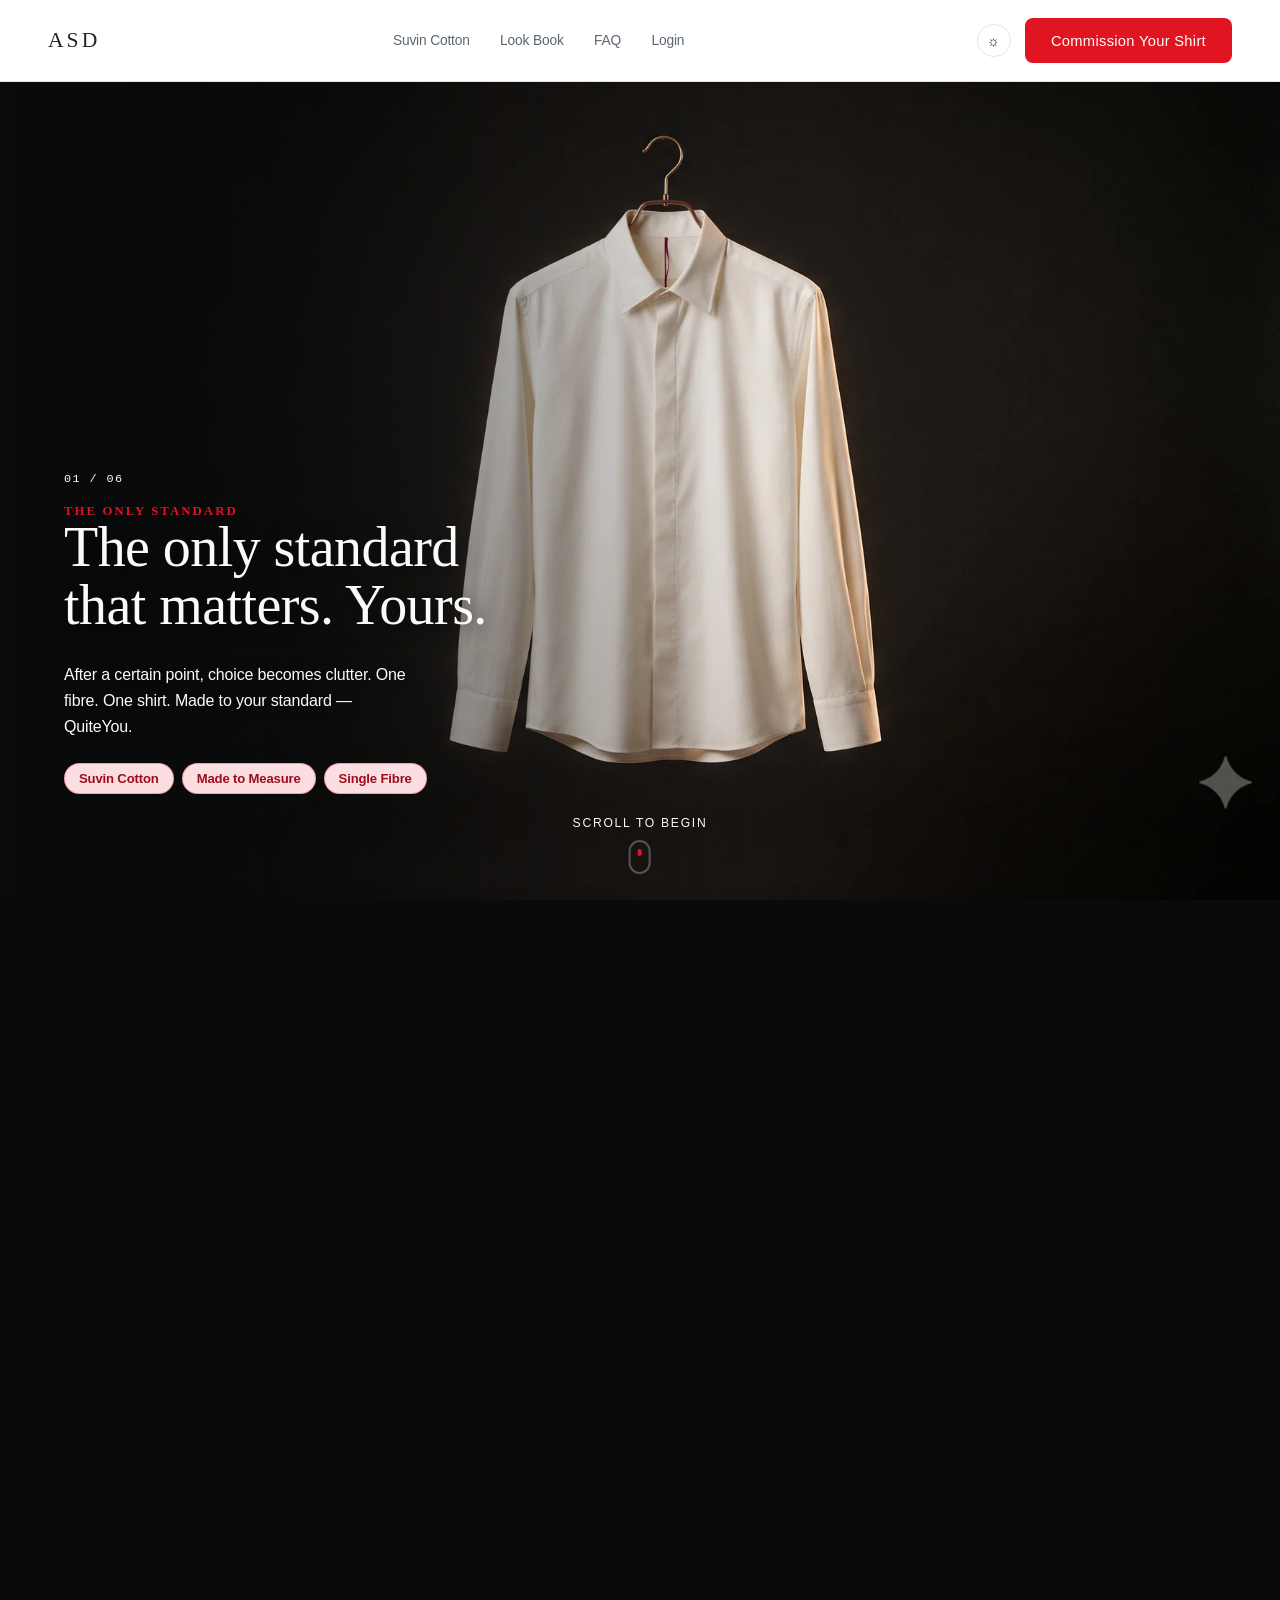
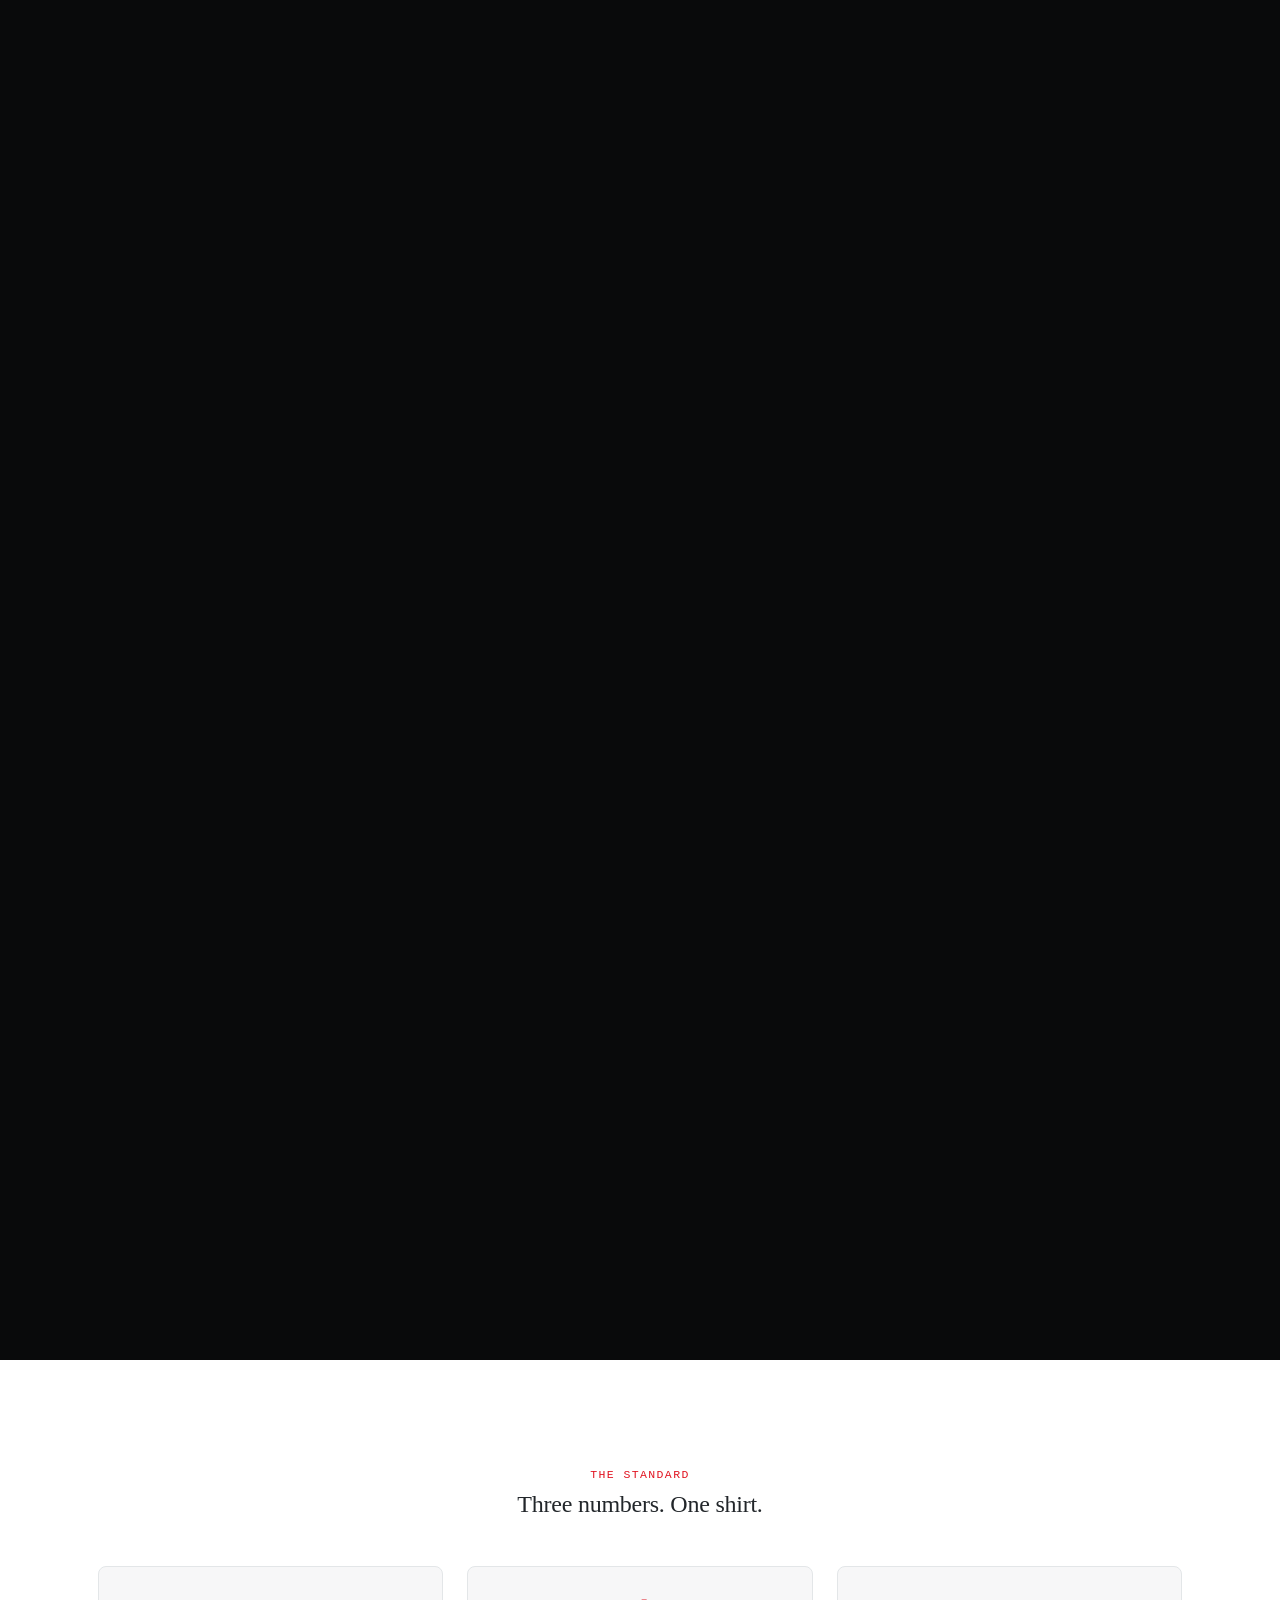
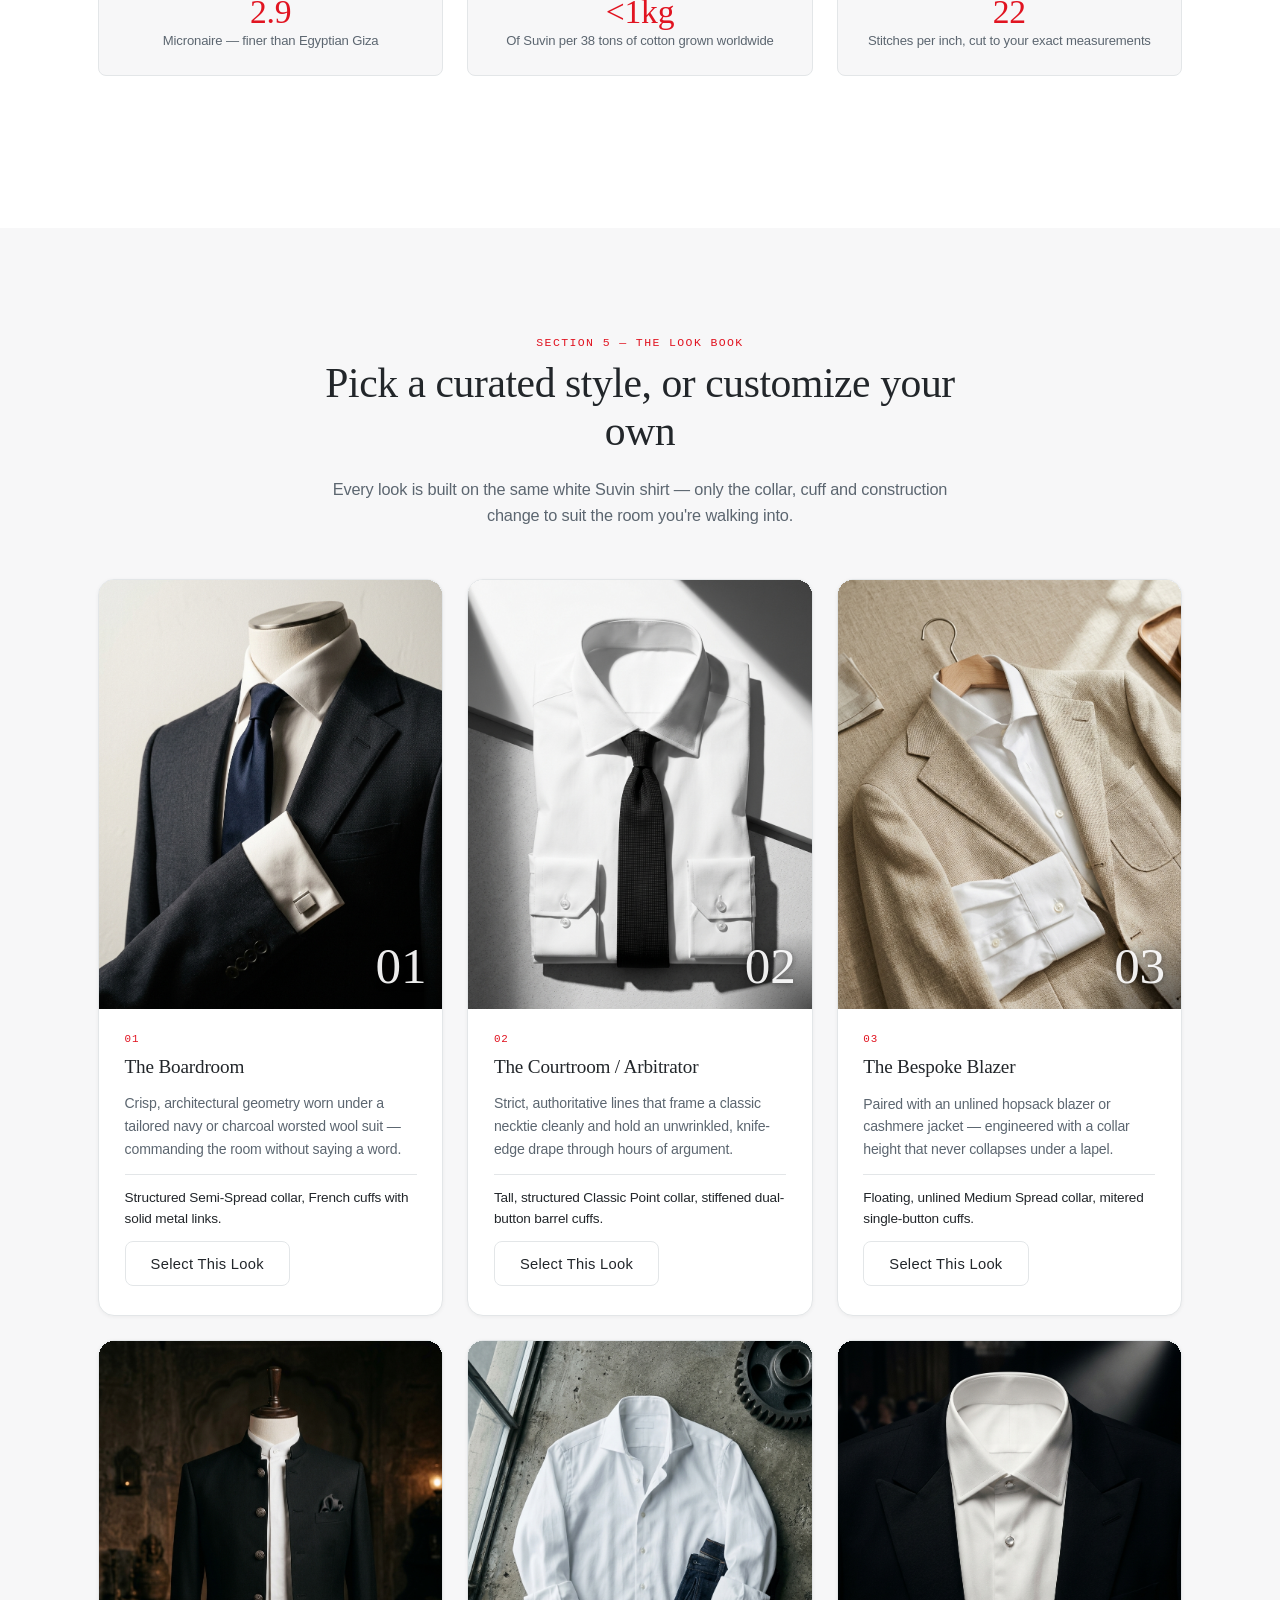
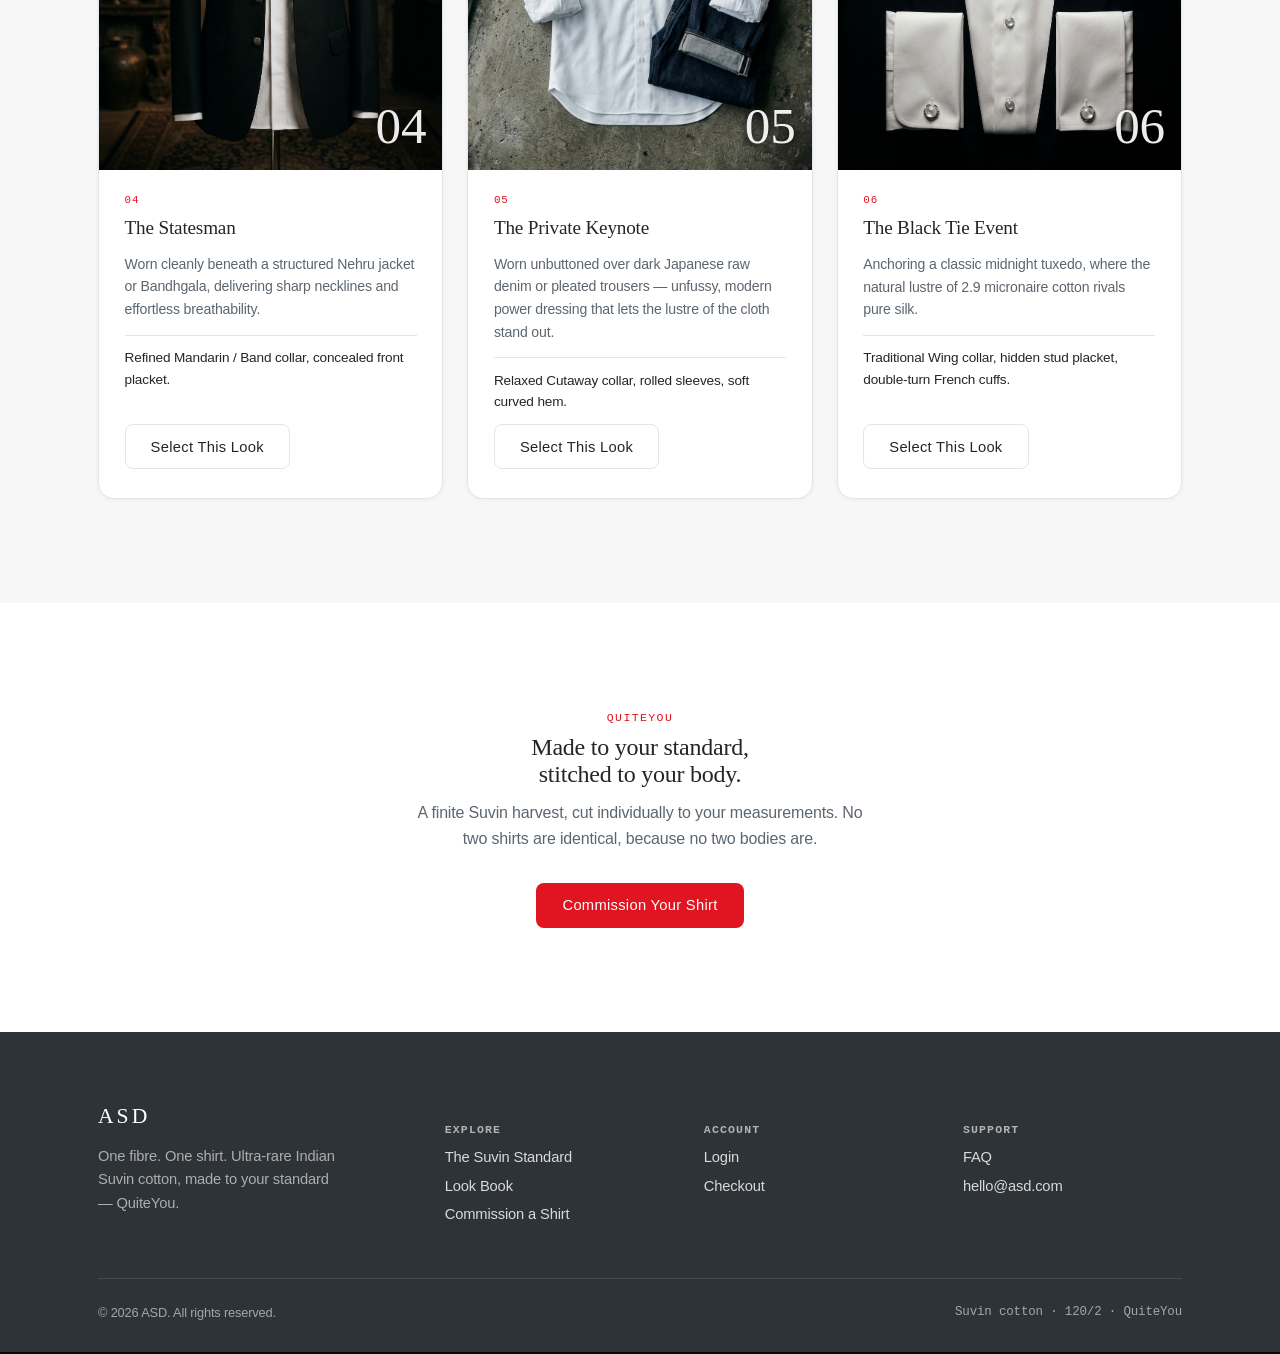
<file: index.html>
<!doctype html>
<html lang="en">
<head>
<meta charset="utf-8" />
<meta name="viewport" content="width=device-width, initial-scale=1, viewport-fit=cover" />
<title>ASD — The Suvin Standard</title>
<meta name="description" content="ASD makes exactly one shirt, from ultra-rare Indian Suvin cotton, cut and stitched to your exact standard. Commission yours." />
<link rel="stylesheet" href="css/theme.css" />
<link rel="stylesheet" href="css/site.css?v=2" />
</head>
<body>

  <header class="site-header">
    <a class="wordmark" href="#top">ASD</a>
    <nav class="main-nav">
      <a href="pages/suvin.html">Suvin Cotton</a>
      <a href="#lookbook-full">Look Book</a>
      <a href="pages/faq.html">FAQ</a>
      <a href="pages/login.html">Login</a>
    </nav>
    <div class="header-actions">
      <button class="theme-toggle" data-theme-toggle aria-label="Toggle dark mode">&#9788;</button>
      <a class="btn btn-primary" href="pages/product.html">Commission Your Shirt</a>
    </div>
  </header>

  <div id="top"></div>
  <div id="world"></div>

  <!-- ---------------------------------------------------------- the standard, in numbers -->
  <section class="section text-center">
    <div class="container">
      <span class="eyebrow">The Standard</span>
      <h2>Three numbers. One shirt.</h2>
      <div class="stat-row">
        <div class="stat-card">
          <span class="num">2.9</span>
          <span class="lbl">Micronaire — finer than Egyptian Giza</span>
        </div>
        <div class="stat-card">
          <span class="num">&lt;1kg</span>
          <span class="lbl">Of Suvin per 38 tons of cotton grown worldwide</span>
        </div>
        <div class="stat-card">
          <span class="num">22</span>
          <span class="lbl">Stitches per inch, cut to your exact measurements</span>
        </div>
      </div>
    </div>
  </section>

  <!-- ---------------------------------------------------------- look book -->
  <section id="lookbook-full" class="section alt">
    <div class="container">
      <div class="section-head">
        <span class="eyebrow">Section 5 — The Look Book</span>
        <h2>Pick a curated style, or customize your own</h2>
        <p>Every look is built on the same white Suvin shirt — only the collar, cuff and construction change to suit the room you're walking into.</p>
      </div>

      <div class="lookbook-grid">

        <article class="look-card">
          <div class="look-swatch" data-num="01"><img src="assets/look-01-boardroom.jpg" alt="The Boardroom — Semi-Spread collar with French cuffs under a navy suit" loading="lazy"></div>
          <div class="look-body">
            <span class="look-tag">01</span>
            <h3>The Boardroom</h3>
            <p>Crisp, architectural geometry worn under a tailored navy or charcoal worsted wool suit — commanding the room without saying a word.</p>
            <p class="look-custom">Structured Semi-Spread collar, French cuffs with solid metal links.</p>
            <a class="btn btn-outline" href="pages/product.html?look=boardroom">Select This Look</a>
          </div>
        </article>

        <article class="look-card">
          <div class="look-swatch" data-num="02"><img src="assets/look-02-courtroom.jpg" alt="The Courtroom — Classic Point collar with barrel cuffs" loading="lazy"></div>
          <div class="look-body">
            <span class="look-tag">02</span>
            <h3>The Courtroom / Arbitrator</h3>
            <p>Strict, authoritative lines that frame a classic necktie cleanly and hold an unwrinkled, knife-edge drape through hours of argument.</p>
            <p class="look-custom">Tall, structured Classic Point collar, stiffened dual-button barrel cuffs.</p>
            <a class="btn btn-outline" href="pages/product.html?look=courtroom">Select This Look</a>
          </div>
        </article>

        <article class="look-card">
          <div class="look-swatch" data-num="03"><img src="assets/look-03-blazer.jpg" alt="The Bespoke Blazer — Medium Spread collar with mitered cuffs" loading="lazy"></div>
          <div class="look-body">
            <span class="look-tag">03</span>
            <h3>The Bespoke Blazer</h3>
            <p>Paired with an unlined hopsack blazer or cashmere jacket — engineered with a collar height that never collapses under a lapel.</p>
            <p class="look-custom">Floating, unlined Medium Spread collar, mitered single-button cuffs.</p>
            <a class="btn btn-outline" href="pages/product.html?look=blazer">Select This Look</a>
          </div>
        </article>

        <article class="look-card">
          <div class="look-swatch" data-num="04"><img src="assets/look-04-statesman.jpg" alt="The Statesman — Mandarin collar with concealed placket" loading="lazy"></div>
          <div class="look-body">
            <span class="look-tag">04</span>
            <h3>The Statesman</h3>
            <p>Worn cleanly beneath a structured Nehru jacket or Bandhgala, delivering sharp necklines and effortless breathability.</p>
            <p class="look-custom">Refined Mandarin / Band collar, concealed front placket.</p>
            <a class="btn btn-outline" href="pages/product.html?look=statesman">Select This Look</a>
          </div>
        </article>

        <article class="look-card">
          <div class="look-swatch" data-num="05"><img src="assets/look-05-keynote.jpg" alt="The Private Keynote — Cutaway collar with rolled sleeves" loading="lazy"></div>
          <div class="look-body">
            <span class="look-tag">05</span>
            <h3>The Private Keynote</h3>
            <p>Worn unbuttoned over dark Japanese raw denim or pleated trousers — unfussy, modern power dressing that lets the lustre of the cloth stand out.</p>
            <p class="look-custom">Relaxed Cutaway collar, rolled sleeves, soft curved hem.</p>
            <a class="btn btn-outline" href="pages/product.html?look=keynote">Select This Look</a>
          </div>
        </article>

        <article class="look-card">
          <div class="look-swatch" data-num="06"><img src="assets/look-06-blacktie.jpg" alt="The Black Tie Event — Wing collar with French cuffs" loading="lazy"></div>
          <div class="look-body">
            <span class="look-tag">06</span>
            <h3>The Black Tie Event</h3>
            <p>Anchoring a classic midnight tuxedo, where the natural lustre of 2.9 micronaire cotton rivals pure silk.</p>
            <p class="look-custom">Traditional Wing collar, hidden stud placket, double-turn French cuffs.</p>
            <a class="btn btn-outline" href="pages/product.html?look=blacktie">Select This Look</a>
          </div>
        </article>

      </div>
    </div>
  </section>

  <!-- ---------------------------------------------------------- closing CTA -->
  <section class="section text-center">
    <div class="container">
      <span class="eyebrow">QuiteYou</span>
      <h2 style="max-width:22ch;margin-left:auto;margin-right:auto;">Made to your standard, stitched to your body.</h2>
      <p style="max-width:52ch;margin:0 auto 2rem;color:var(--muted-foreground);">A finite Suvin harvest, cut individually to your measurements. No two shirts are identical, because no two bodies are.</p>
      <a class="btn btn-primary" href="pages/product.html">Commission Your Shirt</a>
    </div>
  </section>

  <footer class="site-footer">
    <div class="container">
      <div class="footer-grid">
        <div class="footer-brand">
          <div class="wordmark" style="color:#fff;margin-bottom:1rem;">ASD</div>
          <p>One fibre. One shirt. Ultra-rare Indian Suvin cotton, made to your standard — QuiteYou.</p>
        </div>
        <div>
          <h5>Explore</h5>
          <ul>
            <li><a href="pages/suvin.html">The Suvin Standard</a></li>
            <li><a href="#lookbook-full">Look Book</a></li>
            <li><a href="pages/product.html">Commission a Shirt</a></li>
          </ul>
        </div>
        <div>
          <h5>Account</h5>
          <ul>
            <li><a href="pages/login.html">Login</a></li>
            <li><a href="pages/checkout.html">Checkout</a></li>
          </ul>
        </div>
        <div>
          <h5>Support</h5>
          <ul>
            <li><a href="pages/faq.html">FAQ</a></li>
            <li><a href="mailto:hello@asd.com">hello@asd.com</a></li>
          </ul>
        </div>
      </div>
      <div class="footer-bottom">
        <span>&copy; 2026 ASD. All rights reserved.</span>
        <span class="mono-note">Suvin cotton &middot; 120/2 &middot; QuiteYou</span>
      </div>
    </div>
  </footer>

  <script src="js/scrub-engine.js"></script>
  <script src="js/site.js"></script>
</body>
</html>
</file>
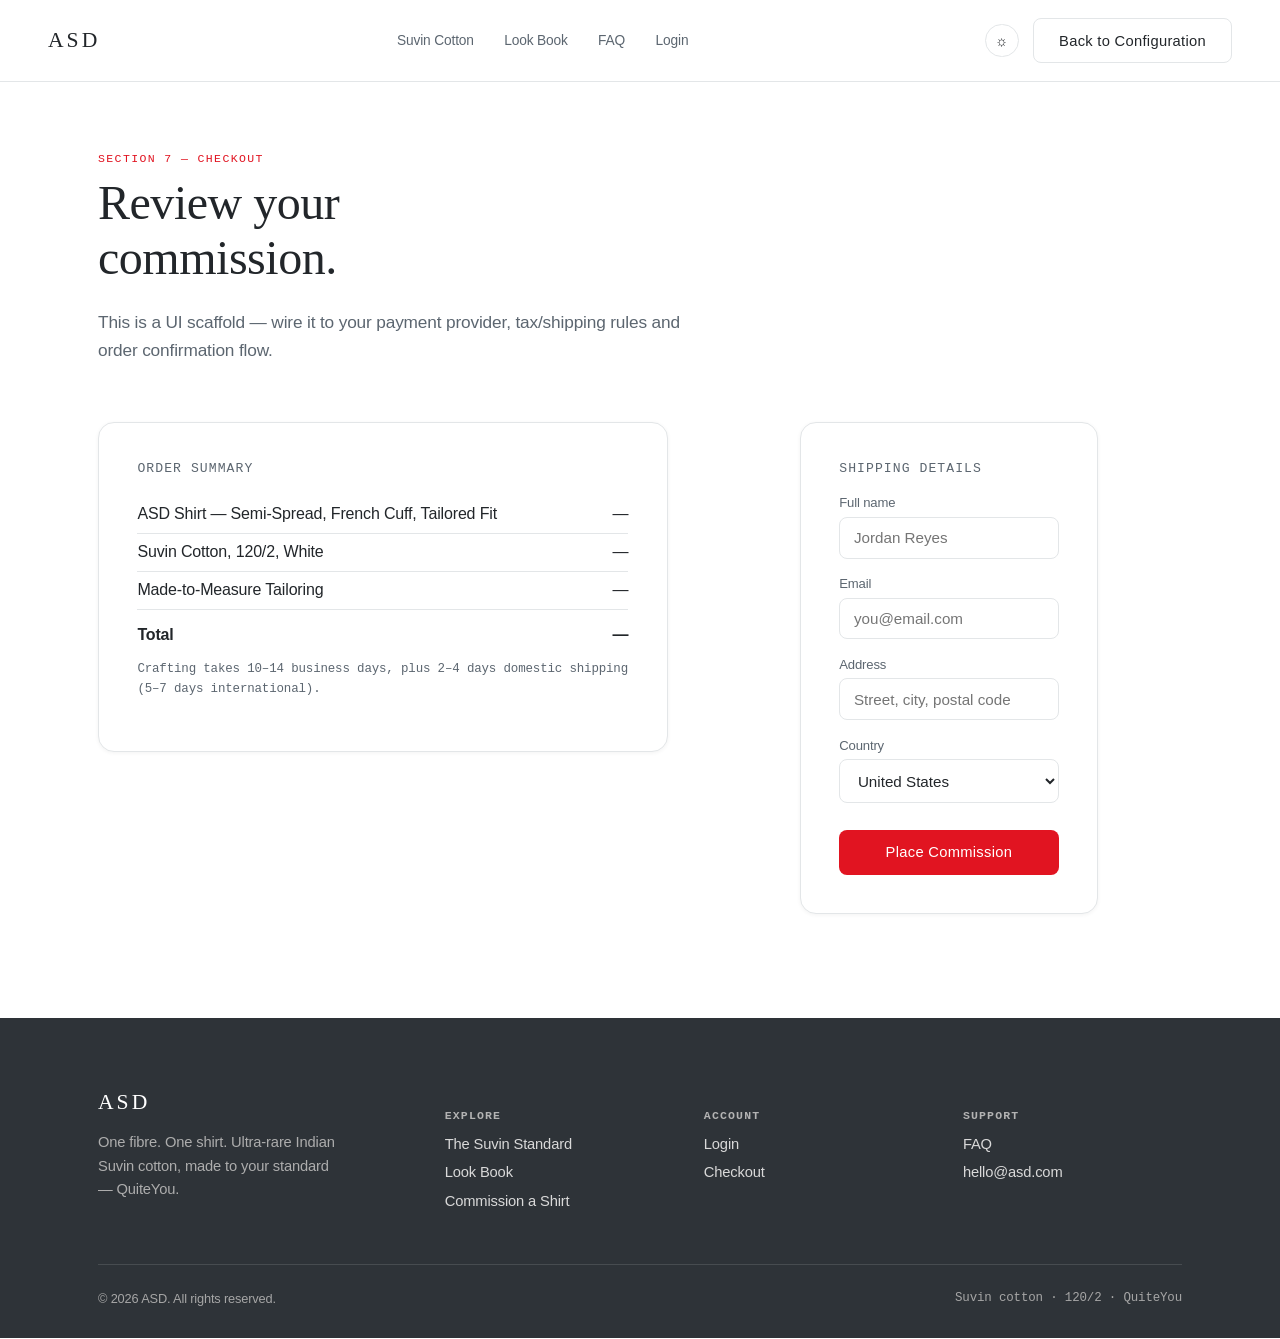
<file: pages/checkout.html>
<!doctype html>
<html lang="en">
<head>
<meta charset="utf-8" />
<meta name="viewport" content="width=device-width, initial-scale=1" />
<title>Checkout — ASD</title>
<meta name="description" content="Review and complete your ASD Suvin cotton shirt commission." />
<link rel="stylesheet" href="../css/theme.css" />
<link rel="stylesheet" href="../css/site.css?v=2" />
</head>
<body class="subpage">

  <header class="site-header">
    <a class="wordmark" href="../index.html">ASD</a>
    <nav class="main-nav">
      <a href="suvin.html">Suvin Cotton</a>
      <a href="../index.html#lookbook-full">Look Book</a>
      <a href="faq.html">FAQ</a>
      <a href="login.html">Login</a>
    </nav>
    <div class="header-actions">
      <button class="theme-toggle" data-theme-toggle aria-label="Toggle dark mode">&#9788;</button>
      <a class="btn btn-outline" href="product.html">Back to Configuration</a>
    </div>
  </header>

  <section class="page-hero" style="padding-bottom:0;border-bottom:none;">
    <div class="container">
      <span class="eyebrow">Section 7 — Checkout</span>
      <h1>Review your commission.</h1>
      <p class="lede">This is a UI scaffold — wire it to your payment provider, tax/shipping rules and order confirmation flow.</p>
    </div>
  </section>

  <section class="section" style="padding-top:2.5rem;">
    <div class="container">
      <div class="config-layout">

        <div>
          <div class="card-panel" style="max-width:none;">
            <h4 style="font-family:var(--font-mono);font-size:0.82rem;text-transform:uppercase;letter-spacing:0.08em;color:var(--muted-foreground);margin-bottom:1.2rem;">Order Summary</h4>
            <div style="display:flex;justify-content:space-between;padding:0.6rem 0;border-bottom:1px solid var(--border);">
              <span>ASD Shirt — Semi-Spread, French Cuff, Tailored Fit</span>
              <span>&mdash;</span>
            </div>
            <div style="display:flex;justify-content:space-between;padding:0.6rem 0;border-bottom:1px solid var(--border);">
              <span>Suvin Cotton, 120/2, White</span>
              <span>&mdash;</span>
            </div>
            <div style="display:flex;justify-content:space-between;padding:0.6rem 0;border-bottom:1px solid var(--border);">
              <span>Made-to-Measure Tailoring</span>
              <span>&mdash;</span>
            </div>
            <div style="display:flex;justify-content:space-between;padding:1rem 0;font-weight:600;">
              <span>Total</span>
              <span>&mdash;</span>
            </div>
            <p class="mono-note">Crafting takes 10–14 business days, plus 2–4 days domestic shipping (5–7 days international).</p>
          </div>
        </div>

        <div class="card-panel">
          <h4 style="font-family:var(--font-mono);font-size:0.82rem;text-transform:uppercase;letter-spacing:0.08em;color:var(--muted-foreground);margin-bottom:1.2rem;">Shipping Details</h4>
          <div class="field"><label for="cname">Full name</label><input id="cname" type="text" placeholder="Jordan Reyes" /></div>
          <div class="field"><label for="cemail">Email</label><input id="cemail" type="email" placeholder="you@email.com" /></div>
          <div class="field"><label for="caddr">Address</label><input id="caddr" type="text" placeholder="Street, city, postal code" /></div>
          <div class="field"><label for="ccountry">Country</label>
            <select id="ccountry"><option>United States</option><option>United Kingdom</option><option>India</option><option>Other</option></select>
          </div>
          <button class="btn btn-primary" style="width:100%;margin-top:0.6rem;" type="button">Place Commission</button>
        </div>

      </div>
    </div>
  </section>

  <footer class="site-footer">
    <div class="container">
      <div class="footer-grid">
        <div class="footer-brand">
          <div class="wordmark" style="color:#fff;margin-bottom:1rem;">ASD</div>
          <p>One fibre. One shirt. Ultra-rare Indian Suvin cotton, made to your standard — QuiteYou.</p>
        </div>
        <div>
          <h5>Explore</h5>
          <ul>
            <li><a href="suvin.html">The Suvin Standard</a></li>
            <li><a href="../index.html#lookbook-full">Look Book</a></li>
            <li><a href="product.html">Commission a Shirt</a></li>
          </ul>
        </div>
        <div>
          <h5>Account</h5>
          <ul>
            <li><a href="login.html">Login</a></li>
            <li><a href="checkout.html">Checkout</a></li>
          </ul>
        </div>
        <div>
          <h5>Support</h5>
          <ul>
            <li><a href="faq.html">FAQ</a></li>
            <li><a href="mailto:hello@asd.com">hello@asd.com</a></li>
          </ul>
        </div>
      </div>
      <div class="footer-bottom">
        <span>&copy; 2026 ASD. All rights reserved.</span>
        <span class="mono-note">Suvin cotton &middot; 120/2 &middot; QuiteYou</span>
      </div>
    </div>
  </footer>

  <script src="../js/site.js"></script>
</body>
</html>
</file>
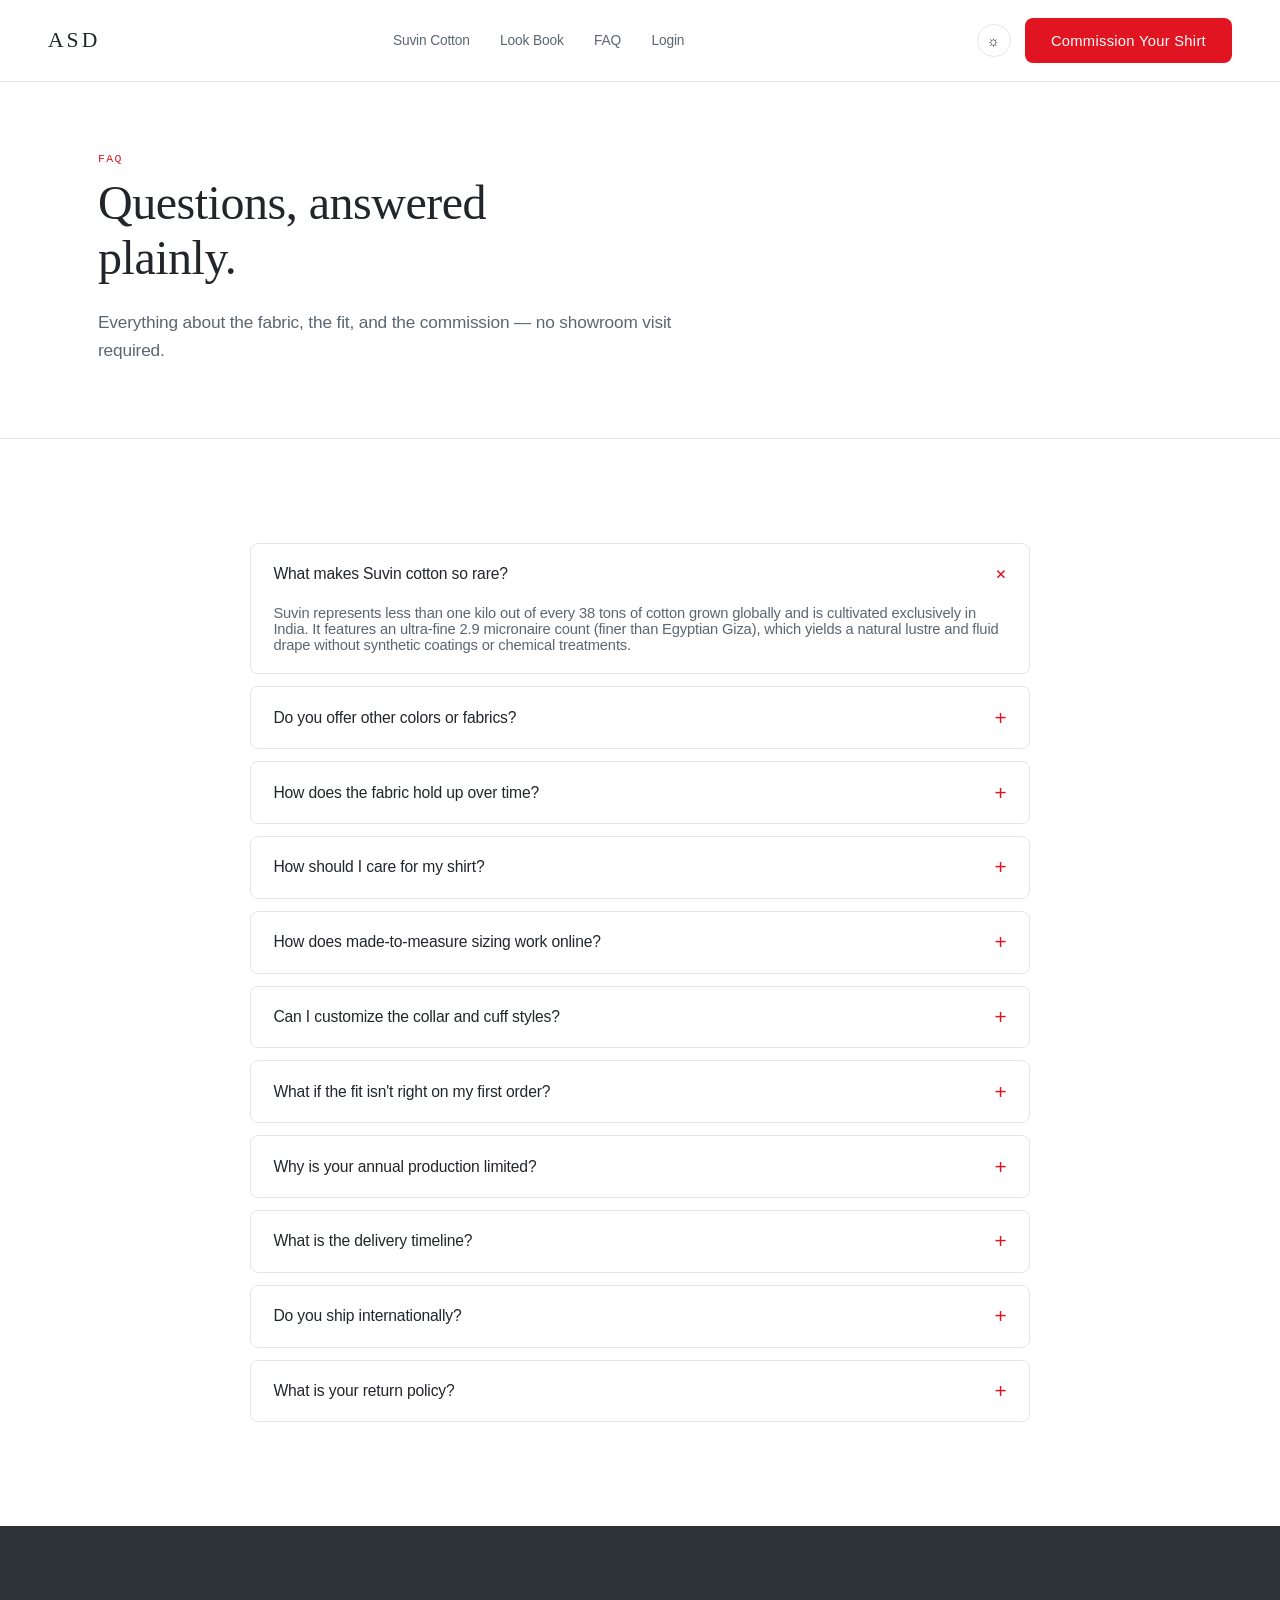
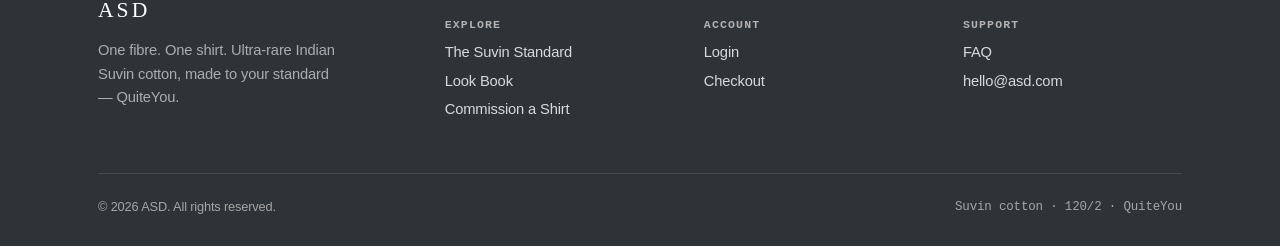
<file: pages/faq.html>
<!doctype html>
<html lang="en">
<head>
<meta charset="utf-8" />
<meta name="viewport" content="width=device-width, initial-scale=1" />
<title>FAQ — ASD</title>
<meta name="description" content="Answers on Suvin cotton, sizing, care, delivery and returns for ASD's made-to-measure shirts." />
<link rel="stylesheet" href="../css/theme.css" />
<link rel="stylesheet" href="../css/site.css?v=2" />
</head>
<body class="subpage">

  <header class="site-header">
    <a class="wordmark" href="../index.html">ASD</a>
    <nav class="main-nav">
      <a href="suvin.html">Suvin Cotton</a>
      <a href="../index.html#lookbook-full">Look Book</a>
      <a href="faq.html">FAQ</a>
      <a href="login.html">Login</a>
    </nav>
    <div class="header-actions">
      <button class="theme-toggle" data-theme-toggle aria-label="Toggle dark mode">&#9788;</button>
      <a class="btn btn-primary" href="product.html">Commission Your Shirt</a>
    </div>
  </header>

  <section class="page-hero">
    <div class="container">
      <span class="eyebrow">FAQ</span>
      <h1>Questions, answered plainly.</h1>
      <p class="lede">Everything about the fabric, the fit, and the commission — no showroom visit required.</p>
    </div>
  </section>

  <section class="section">
    <div class="container">
      <div class="faq-list">

        <details class="faq-item" open>
          <summary>What makes Suvin cotton so rare?</summary>
          <div class="faq-a">Suvin represents less than one kilo out of every 38 tons of cotton grown globally and is cultivated exclusively in India. It features an ultra-fine 2.9 micronaire count (finer than Egyptian Giza), which yields a natural lustre and fluid drape without synthetic coatings or chemical treatments.</div>
        </details>

        <details class="faq-item">
          <summary>Do you offer other colors or fabrics?</summary>
          <div class="faq-a">No. We believe choice after a certain point becomes clutter. We dedicate our entire craft to a single material and color: rare white Suvin cotton.</div>
        </details>

        <details class="faq-item">
          <summary>How does the fabric hold up over time?</summary>
          <div class="faq-a">Because the staple fibers are exceptionally long and resilient, the fabric softens with every wash while retaining its crisp weave structure and tensile strength.</div>
        </details>

        <details class="faq-item">
          <summary>How should I care for my shirt?</summary>
          <div class="faq-a">Machine wash on a gentle, cold cycle or hand wash. Hang dry in shade. Iron warm or steam lightly. Avoid harsh bleaching agents to preserve the natural lustre of the Suvin fibers.</div>
        </details>

        <details class="faq-item">
          <summary>How does made-to-measure sizing work online?</summary>
          <div class="faq-a">You can either input your body measurements through our guided tool, send us the dimensions of your best-fitting shirt, or request a master tailor consultation call.</div>
        </details>

        <details class="faq-item">
          <summary>Can I customize the collar and cuff styles?</summary>
          <div class="faq-a">Yes. You can select one of our curated lookbook styles or configure your own collar spread, cuff type, placket, and monogramming at no additional cost.</div>
        </details>

        <details class="faq-item">
          <summary>What if the fit isn't right on my first order?</summary>
          <div class="faq-a">We stand by our standard. If your initial shirt requires adjustments, we offer a complimentary re-fitting and alteration within 14 days of delivery. We then update your master profile for all future commissions.</div>
        </details>

        <details class="faq-item">
          <summary>Why is your annual production limited?</summary>
          <div class="faq-a">True Suvin harvest volumes are naturally finite, and our single-needle bench tailoring takes deliberate time. We cap our commissions to ensure we never compromise on construction or stitch density.</div>
        </details>

        <details class="faq-item">
          <summary>What is the delivery timeline?</summary>
          <div class="faq-a">Because every shirt is individually cut and stitched to order, crafting takes 10–14 business days, followed by 2–4 days for insured domestic shipping.</div>
        </details>

        <details class="faq-item">
          <summary>Do you ship internationally?</summary>
          <div class="faq-a">Yes. We ship worldwide via express logistics. International delivery typically takes 5–7 business days after crafting is complete.</div>
        </details>

        <details class="faq-item">
          <summary>What is your return policy?</summary>
          <div class="faq-a">Since every shirt is custom-drafted to individual measurements, we do not accept standard returns. However, our Perfect Fit Guarantee covers any necessary alterations or remakes until the garment meets your exact standard.</div>
        </details>

      </div>
    </div>
  </section>

  <footer class="site-footer">
    <div class="container">
      <div class="footer-grid">
        <div class="footer-brand">
          <div class="wordmark" style="color:#fff;margin-bottom:1rem;">ASD</div>
          <p>One fibre. One shirt. Ultra-rare Indian Suvin cotton, made to your standard — QuiteYou.</p>
        </div>
        <div>
          <h5>Explore</h5>
          <ul>
            <li><a href="suvin.html">The Suvin Standard</a></li>
            <li><a href="../index.html#lookbook-full">Look Book</a></li>
            <li><a href="product.html">Commission a Shirt</a></li>
          </ul>
        </div>
        <div>
          <h5>Account</h5>
          <ul>
            <li><a href="login.html">Login</a></li>
            <li><a href="checkout.html">Checkout</a></li>
          </ul>
        </div>
        <div>
          <h5>Support</h5>
          <ul>
            <li><a href="faq.html">FAQ</a></li>
            <li><a href="mailto:hello@asd.com">hello@asd.com</a></li>
          </ul>
        </div>
      </div>
      <div class="footer-bottom">
        <span>&copy; 2026 ASD. All rights reserved.</span>
        <span class="mono-note">Suvin cotton &middot; 120/2 &middot; QuiteYou</span>
      </div>
    </div>
  </footer>

  <script src="../js/site.js"></script>
</body>
</html>
</file>
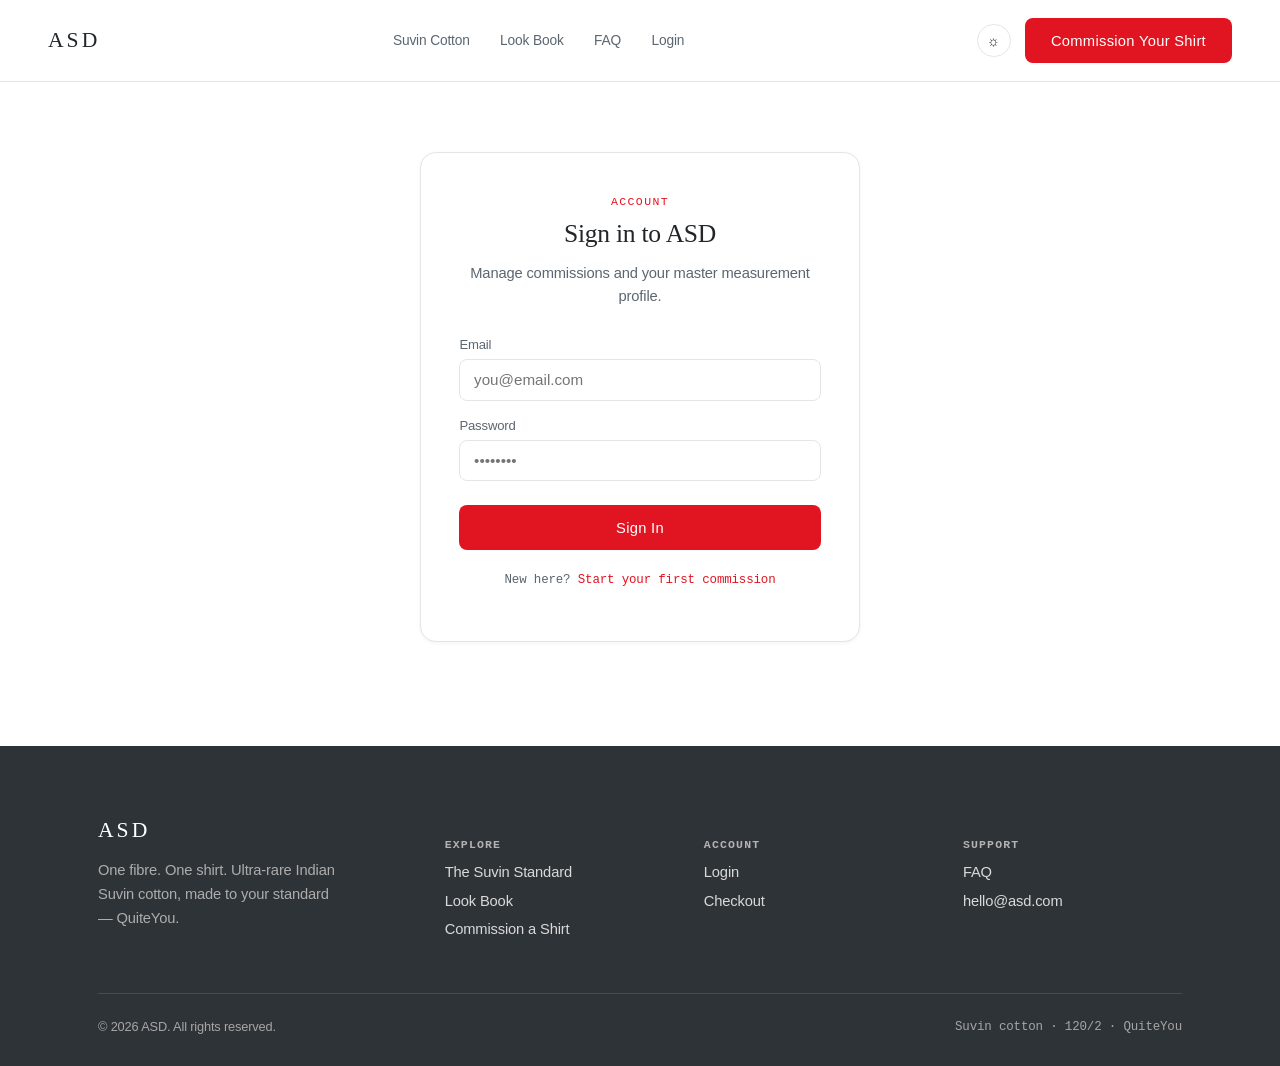
<file: pages/login.html>
<!doctype html>
<html lang="en">
<head>
<meta charset="utf-8" />
<meta name="viewport" content="width=device-width, initial-scale=1" />
<title>Login — ASD</title>
<meta name="description" content="Sign in to your ASD account to manage commissions and your master measurement profile." />
<link rel="stylesheet" href="../css/theme.css" />
<link rel="stylesheet" href="../css/site.css?v=2" />
</head>
<body class="subpage">

  <header class="site-header">
    <a class="wordmark" href="../index.html">ASD</a>
    <nav class="main-nav">
      <a href="suvin.html">Suvin Cotton</a>
      <a href="../index.html#lookbook-full">Look Book</a>
      <a href="faq.html">FAQ</a>
      <a href="login.html">Login</a>
    </nav>
    <div class="header-actions">
      <button class="theme-toggle" data-theme-toggle aria-label="Toggle dark mode">&#9788;</button>
      <a class="btn btn-primary" href="product.html">Commission Your Shirt</a>
    </div>
  </header>

  <section class="section" style="padding-top:9.5rem;">
    <div class="container">
      <div class="card-panel">
        <div class="text-center" style="margin-bottom:1.8rem;">
          <span class="eyebrow">Account</span>
          <h1 style="font-size:1.6rem;">Sign in to ASD</h1>
          <p style="color:var(--muted-foreground);font-size:0.92rem;margin:0;">Manage commissions and your master measurement profile.</p>
        </div>
        <div class="field"><label for="lemail">Email</label><input id="lemail" type="email" placeholder="you@email.com" /></div>
        <div class="field"><label for="lpass">Password</label><input id="lpass" type="password" placeholder="&bull;&bull;&bull;&bull;&bull;&bull;&bull;&bull;" /></div>
        <button class="btn btn-primary" style="width:100%;margin-top:0.4rem;" type="button">Sign In</button>
        <p class="mono-note text-center" style="margin-top:1.3rem;">New here? <a href="product.html" style="color:var(--primary);">Start your first commission</a></p>
      </div>
    </div>
  </section>

  <footer class="site-footer">
    <div class="container">
      <div class="footer-grid">
        <div class="footer-brand">
          <div class="wordmark" style="color:#fff;margin-bottom:1rem;">ASD</div>
          <p>One fibre. One shirt. Ultra-rare Indian Suvin cotton, made to your standard — QuiteYou.</p>
        </div>
        <div>
          <h5>Explore</h5>
          <ul>
            <li><a href="suvin.html">The Suvin Standard</a></li>
            <li><a href="../index.html#lookbook-full">Look Book</a></li>
            <li><a href="product.html">Commission a Shirt</a></li>
          </ul>
        </div>
        <div>
          <h5>Account</h5>
          <ul>
            <li><a href="login.html">Login</a></li>
            <li><a href="checkout.html">Checkout</a></li>
          </ul>
        </div>
        <div>
          <h5>Support</h5>
          <ul>
            <li><a href="faq.html">FAQ</a></li>
            <li><a href="mailto:hello@asd.com">hello@asd.com</a></li>
          </ul>
        </div>
      </div>
      <div class="footer-bottom">
        <span>&copy; 2026 ASD. All rights reserved.</span>
        <span class="mono-note">Suvin cotton &middot; 120/2 &middot; QuiteYou</span>
      </div>
    </div>
  </footer>

  <script src="../js/site.js"></script>
</body>
</html>
</file>
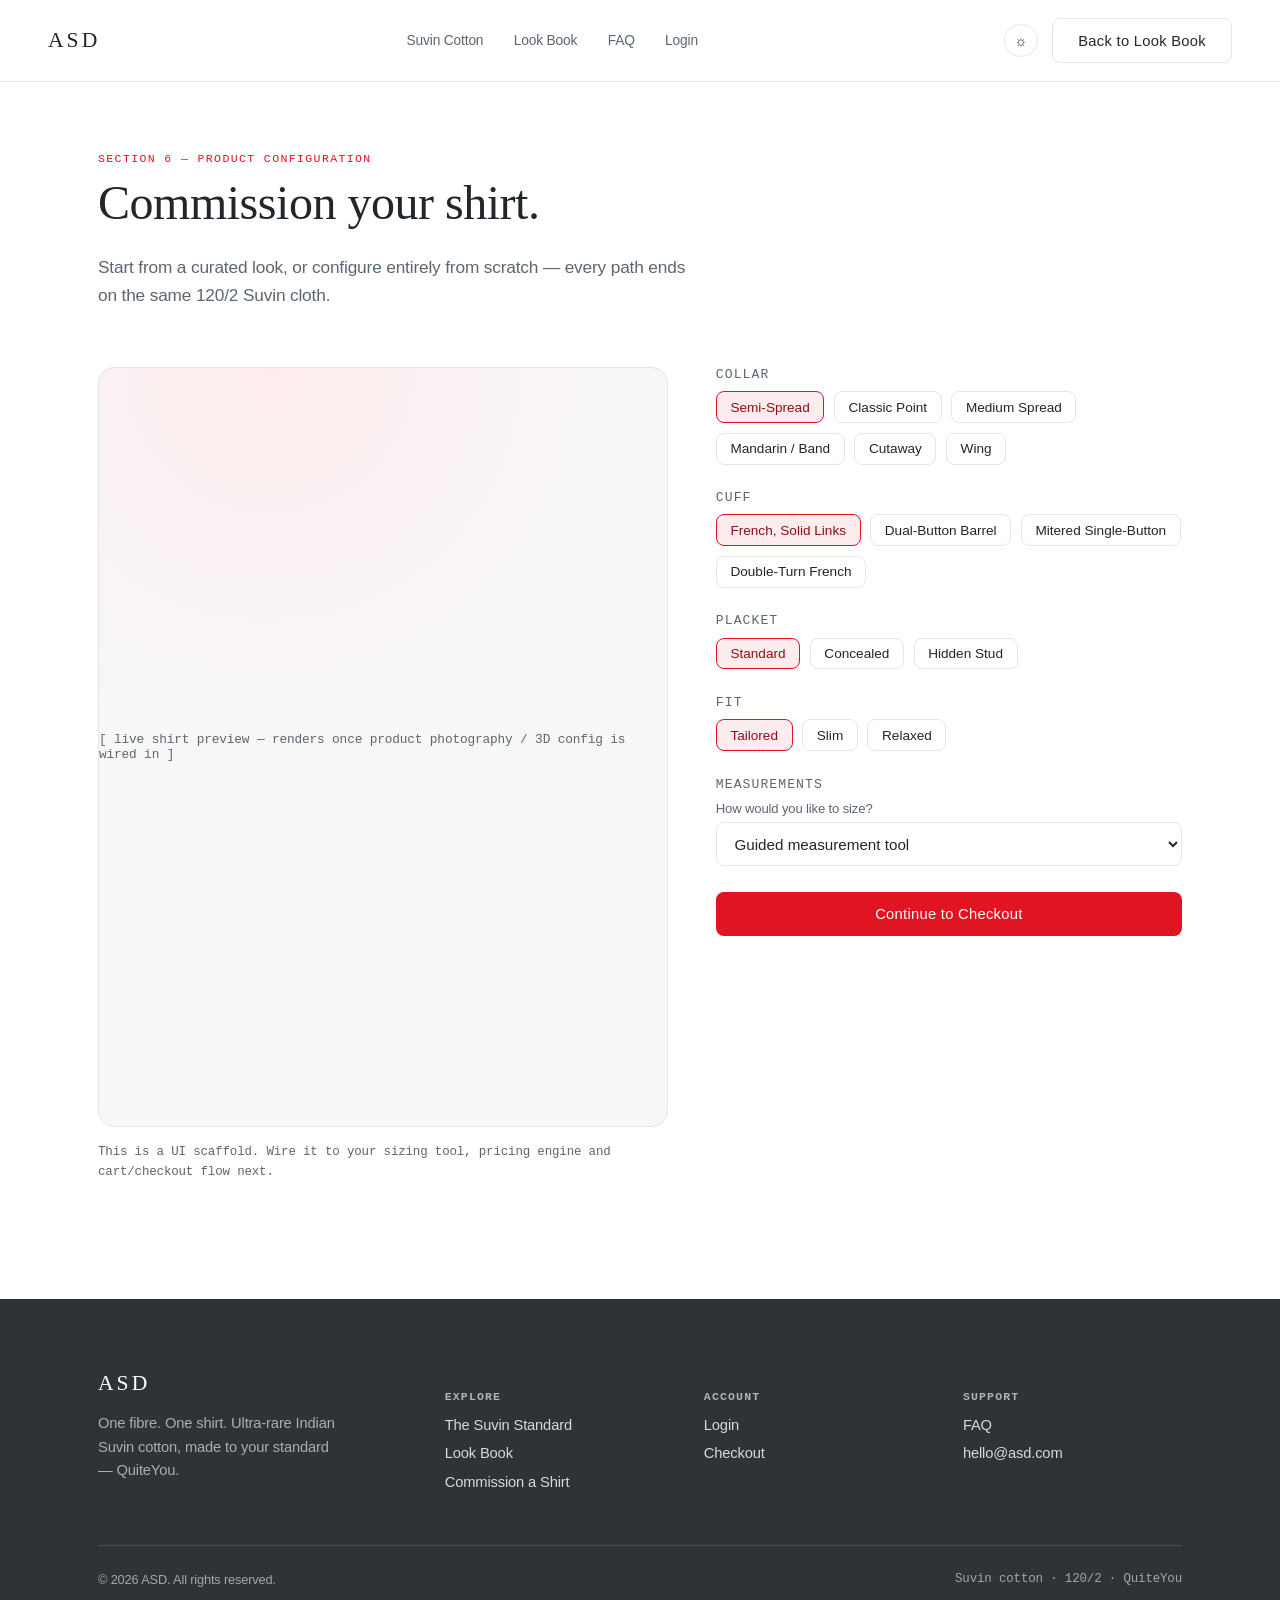
<file: pages/product.html>
<!doctype html>
<html lang="en">
<head>
<meta charset="utf-8" />
<meta name="viewport" content="width=device-width, initial-scale=1" />
<title>Commission Your Shirt — ASD</title>
<meta name="description" content="Configure your ASD shirt: collar, cuff, placket and measurements, cut from ultra-rare Suvin cotton." />
<link rel="stylesheet" href="../css/theme.css" />
<link rel="stylesheet" href="../css/site.css?v=2" />
</head>
<body class="subpage">

  <header class="site-header">
    <a class="wordmark" href="../index.html">ASD</a>
    <nav class="main-nav">
      <a href="suvin.html">Suvin Cotton</a>
      <a href="../index.html#lookbook-full">Look Book</a>
      <a href="faq.html">FAQ</a>
      <a href="login.html">Login</a>
    </nav>
    <div class="header-actions">
      <button class="theme-toggle" data-theme-toggle aria-label="Toggle dark mode">&#9788;</button>
      <a class="btn btn-outline" href="../index.html#lookbook-full">Back to Look Book</a>
    </div>
  </header>

  <section class="page-hero" style="padding-bottom:0;border-bottom:none;">
    <div class="container">
      <span class="eyebrow">Section 6 — Product Configuration</span>
      <h1>Commission your shirt.</h1>
      <p class="lede" id="look-note">Start from a curated look, or configure entirely from scratch — every path ends on the same 120/2 Suvin cloth.</p>
    </div>
  </section>

  <section class="section" style="padding-top:2.5rem;">
    <div class="container">
      <div class="config-layout">

        <div>
          <div class="config-preview">
            [ live shirt preview — renders once product photography / 3D config is wired in ]
          </div>
          <p class="mono-note" style="margin-top:1rem;">This is a UI scaffold. Wire it to your sizing tool, pricing engine and cart/checkout flow next.</p>
        </div>

        <div>
          <div class="option-group">
            <h4>Collar</h4>
            <div class="swatch-row">
              <button aria-pressed="true">Semi-Spread</button>
              <button aria-pressed="false">Classic Point</button>
              <button aria-pressed="false">Medium Spread</button>
              <button aria-pressed="false">Mandarin / Band</button>
              <button aria-pressed="false">Cutaway</button>
              <button aria-pressed="false">Wing</button>
            </div>
          </div>

          <div class="option-group">
            <h4>Cuff</h4>
            <div class="swatch-row">
              <button aria-pressed="true">French, Solid Links</button>
              <button aria-pressed="false">Dual-Button Barrel</button>
              <button aria-pressed="false">Mitered Single-Button</button>
              <button aria-pressed="false">Double-Turn French</button>
            </div>
          </div>

          <div class="option-group">
            <h4>Placket</h4>
            <div class="swatch-row">
              <button aria-pressed="true">Standard</button>
              <button aria-pressed="false">Concealed</button>
              <button aria-pressed="false">Hidden Stud</button>
            </div>
          </div>

          <div class="option-group">
            <h4>Fit</h4>
            <div class="swatch-row">
              <button aria-pressed="true">Tailored</button>
              <button aria-pressed="false">Slim</button>
              <button aria-pressed="false">Relaxed</button>
            </div>
          </div>

          <div class="option-group">
            <h4>Measurements</h4>
            <div class="field">
              <label for="msizing">How would you like to size?</label>
              <select id="msizing">
                <option>Guided measurement tool</option>
                <option>Send my best-fitting shirt's dimensions</option>
                <option>Request a master tailor consultation call</option>
              </select>
            </div>
          </div>

          <a class="btn btn-primary" href="checkout.html" style="width:100%;">Continue to Checkout</a>
        </div>

      </div>
    </div>
  </section>

  <footer class="site-footer">
    <div class="container">
      <div class="footer-grid">
        <div class="footer-brand">
          <div class="wordmark" style="color:#fff;margin-bottom:1rem;">ASD</div>
          <p>One fibre. One shirt. Ultra-rare Indian Suvin cotton, made to your standard — QuiteYou.</p>
        </div>
        <div>
          <h5>Explore</h5>
          <ul>
            <li><a href="suvin.html">The Suvin Standard</a></li>
            <li><a href="../index.html#lookbook-full">Look Book</a></li>
            <li><a href="product.html">Commission a Shirt</a></li>
          </ul>
        </div>
        <div>
          <h5>Account</h5>
          <ul>
            <li><a href="login.html">Login</a></li>
            <li><a href="checkout.html">Checkout</a></li>
          </ul>
        </div>
        <div>
          <h5>Support</h5>
          <ul>
            <li><a href="faq.html">FAQ</a></li>
            <li><a href="mailto:hello@asd.com">hello@asd.com</a></li>
          </ul>
        </div>
      </div>
      <div class="footer-bottom">
        <span>&copy; 2026 ASD. All rights reserved.</span>
        <span class="mono-note">Suvin cotton &middot; 120/2 &middot; QuiteYou</span>
      </div>
    </div>
  </footer>

  <script src="../js/site.js"></script>
  <script>
    (function () {
      var looks = {
        boardroom: 'The Boardroom — Semi-Spread collar, French cuffs with solid links.',
        courtroom: 'The Courtroom / Arbitrator — Classic Point collar, dual-button barrel cuffs.',
        blazer: 'The Bespoke Blazer — floating Medium Spread collar, mitered single-button cuffs.',
        statesman: 'The Statesman — Mandarin / Band collar, concealed placket.',
        keynote: 'The Private Keynote — relaxed Cutaway collar, rolled sleeves.',
        blacktie: 'The Black Tie Event — Wing collar, hidden stud placket, double-turn French cuffs.',
      };
      var params = new URLSearchParams(window.location.search);
      var look = params.get('look');
      var note = document.getElementById('look-note');
      if (look && looks[look] && note) {
        note.textContent = 'Starting from ' + looks[look] + ' Adjust anything below to make it yours.';
      }
    })();
  </script>
</body>
</html>
</file>
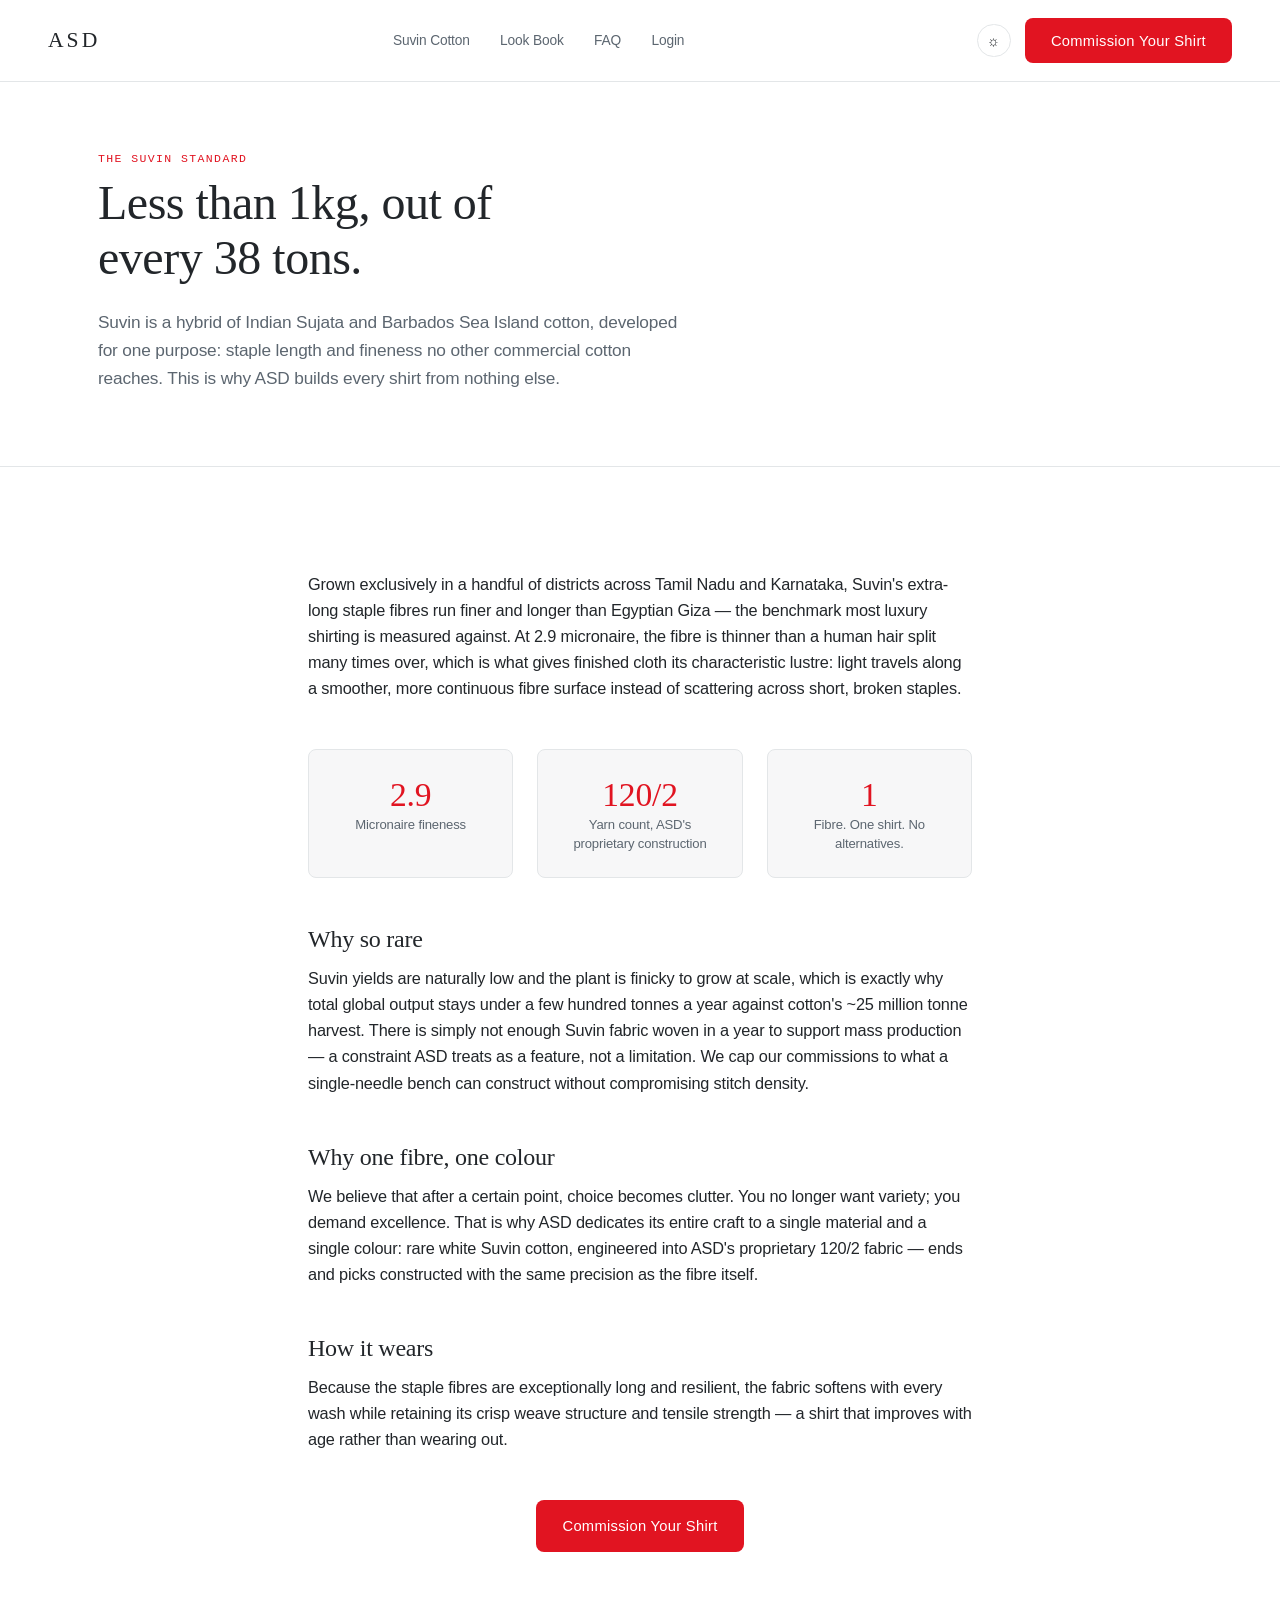
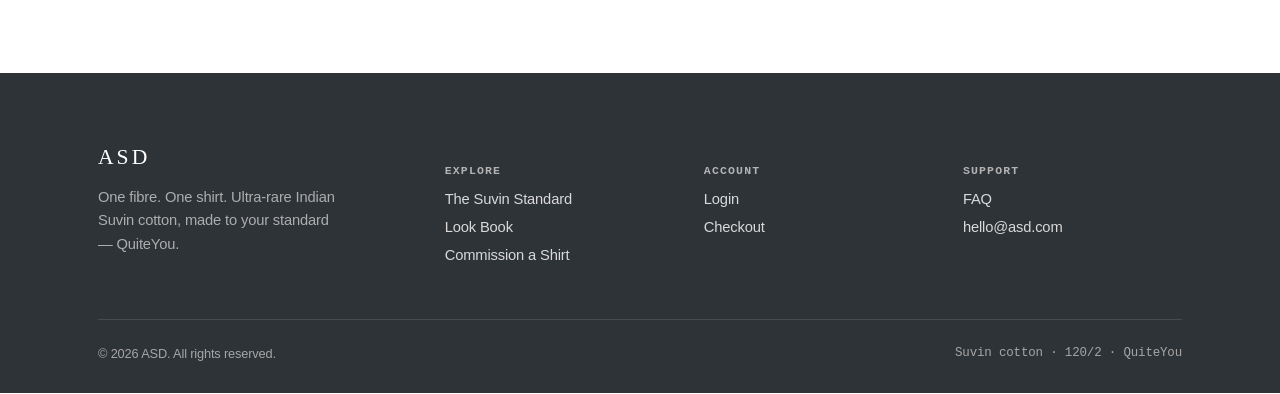
<file: pages/suvin.html>
<!doctype html>
<html lang="en">
<head>
<meta charset="utf-8" />
<meta name="viewport" content="width=device-width, initial-scale=1" />
<title>The Suvin Standard — ASD</title>
<meta name="description" content="Why Suvin cotton is the rarest, finest extra-long-staple cotton in the world, and why ASD builds every shirt from nothing else." />
<link rel="stylesheet" href="../css/theme.css" />
<link rel="stylesheet" href="../css/site.css?v=2" />
</head>
<body class="subpage">

  <header class="site-header">
    <a class="wordmark" href="../index.html">ASD</a>
    <nav class="main-nav">
      <a href="suvin.html">Suvin Cotton</a>
      <a href="../index.html#lookbook-full">Look Book</a>
      <a href="faq.html">FAQ</a>
      <a href="login.html">Login</a>
    </nav>
    <div class="header-actions">
      <button class="theme-toggle" data-theme-toggle aria-label="Toggle dark mode">&#9788;</button>
      <a class="btn btn-primary" href="product.html">Commission Your Shirt</a>
    </div>
  </header>

  <section class="page-hero">
    <div class="container">
      <span class="eyebrow">The Suvin Standard</span>
      <h1>Less than 1kg, out of every 38 tons.</h1>
      <p class="lede">Suvin is a hybrid of Indian Sujata and Barbados Sea Island cotton, developed for one purpose: staple length and fineness no other commercial cotton reaches. This is why ASD builds every shirt from nothing else.</p>
    </div>
  </section>

  <section class="section">
    <div class="container prose">
      <p>Grown exclusively in a handful of districts across Tamil Nadu and Karnataka, Suvin's extra-long staple fibres run finer and longer than Egyptian Giza — the benchmark most luxury shirting is measured against. At 2.9 micronaire, the fibre is thinner than a human hair split many times over, which is what gives finished cloth its characteristic lustre: light travels along a smoother, more continuous fibre surface instead of scattering across short, broken staples.</p>

      <div class="stat-row">
        <div class="stat-card"><span class="num">2.9</span><span class="lbl">Micronaire fineness</span></div>
        <div class="stat-card"><span class="num">120/2</span><span class="lbl">Yarn count, ASD's proprietary construction</span></div>
        <div class="stat-card"><span class="num">1</span><span class="lbl">Fibre. One shirt. No alternatives.</span></div>
      </div>

      <h2>Why so rare</h2>
      <p>Suvin yields are naturally low and the plant is finicky to grow at scale, which is exactly why total global output stays under a few hundred tonnes a year against cotton's ~25 million tonne harvest. There is simply not enough Suvin fabric woven in a year to support mass production — a constraint ASD treats as a feature, not a limitation. We cap our commissions to what a single-needle bench can construct without compromising stitch density.</p>

      <h2>Why one fibre, one colour</h2>
      <p>We believe that after a certain point, choice becomes clutter. You no longer want variety; you demand excellence. That is why ASD dedicates its entire craft to a single material and a single colour: rare white Suvin cotton, engineered into ASD's proprietary 120/2 fabric — ends and picks constructed with the same precision as the fibre itself.</p>

      <h2>How it wears</h2>
      <p>Because the staple fibres are exceptionally long and resilient, the fabric softens with every wash while retaining its crisp weave structure and tensile strength — a shirt that improves with age rather than wearing out.</p>

      <p style="text-align:center;margin-top:3rem;">
        <a class="btn btn-primary" href="product.html">Commission Your Shirt</a>
      </p>
    </div>
  </section>

  <footer class="site-footer">
    <div class="container">
      <div class="footer-grid">
        <div class="footer-brand">
          <div class="wordmark" style="color:#fff;margin-bottom:1rem;">ASD</div>
          <p>One fibre. One shirt. Ultra-rare Indian Suvin cotton, made to your standard — QuiteYou.</p>
        </div>
        <div>
          <h5>Explore</h5>
          <ul>
            <li><a href="suvin.html">The Suvin Standard</a></li>
            <li><a href="../index.html#lookbook-full">Look Book</a></li>
            <li><a href="product.html">Commission a Shirt</a></li>
          </ul>
        </div>
        <div>
          <h5>Account</h5>
          <ul>
            <li><a href="login.html">Login</a></li>
            <li><a href="checkout.html">Checkout</a></li>
          </ul>
        </div>
        <div>
          <h5>Support</h5>
          <ul>
            <li><a href="faq.html">FAQ</a></li>
            <li><a href="mailto:hello@asd.com">hello@asd.com</a></li>
          </ul>
        </div>
      </div>
      <div class="footer-bottom">
        <span>&copy; 2026 ASD. All rights reserved.</span>
        <span class="mono-note">Suvin cotton &middot; 120/2 &middot; QuiteYou</span>
      </div>
    </div>
  </footer>

  <script src="../js/site.js"></script>
</body>
</html>
</file>
<file: css/theme.css>
/* ASD — design tokens (as supplied) */
:root {
  --card: hsl(0, 0%, 100%);
  --ring: hsl(356, 84%, 48%);
  --input: hsl(210, 10%, 90%);
  --muted: hsl(210, 10%, 97%);
  --accent: hsl(356, 84%, 96%);
  --border: hsl(210, 10%, 90%);
  --radius: 0.5rem;
  --chart-1: hsl(356, 84%, 48%);
  --chart-2: hsl(210, 10%, 20%);
  --chart-3: hsl(142, 70%, 45%);
  --chart-4: hsl(47, 95%, 55%);
  --chart-5: hsl(25, 95%, 55%);
  --popover: hsl(0, 0%, 100%);
  --primary: hsl(356, 84%, 48%);
  --sidebar: hsl(210, 10%, 98%);
  --spacing: 0.25rem;
  --font-mono: JetBrains Mono, Menlo, monospace;
  --font-sans: Inter, -apple-system, BlinkMacSystemFont, Segoe UI, Roboto, sans-serif;
  --secondary: hsl(210, 10%, 96%);
  --background: hsl(0, 0%, 100%);
  --font-serif: Georgia, serif;
  --foreground: hsl(210, 10%, 15%);
  --destructive: hsl(0, 84%, 60%);
  --shadow-blur: 4px;
  --shadow-color: 0 0 0;
  --sidebar-ring: hsl(356, 84%, 48%);
  --shadow-spread: 0px;
  --letter-spacing: -0.01em;
  --shadow-opacity: 0.05;
  --sidebar-accent: hsl(356, 84%, 94%);
  --sidebar-border: hsl(210, 10%, 92%);
  --card-foreground: hsl(210, 10%, 15%);
  --shadow-offset-x: 0px;
  --shadow-offset-y: 1px;
  --sidebar-primary: hsl(356, 84%, 48%);
  --muted-foreground: hsl(210, 10%, 40%);
  --accent-foreground: hsl(356, 84%, 30%);
  --popover-foreground: hsl(210, 10%, 15%);
  --primary-foreground: hsl(0, 0%, 100%);
  --sidebar-foreground: hsl(210, 10%, 20%);
  --secondary-foreground: hsl(210, 10%, 20%);
  --destructive-foreground: hsl(0, 0%, 100%);
  --sidebar-accent-foreground: hsl(356, 84%, 30%);
  --sidebar-primary-foreground: hsl(0, 0%, 100%);
}

.dark {
  --card: hsl(210, 10%, 7%);
  --ring: hsl(356, 84%, 48%);
  --input: hsl(210, 10%, 16%);
  --muted: hsl(210, 10%, 12%);
  --accent: hsl(356, 84%, 15%);
  --border: hsl(210, 10%, 16%);
  --radius: 0.5rem;
  --chart-1: hsl(356, 84%, 48%);
  --chart-2: hsl(210, 10%, 80%);
  --chart-3: hsl(142, 70%, 45%);
  --chart-4: hsl(47, 95%, 55%);
  --chart-5: hsl(25, 95%, 55%);
  --popover: hsl(210, 10%, 7%);
  --primary: hsl(356, 84%, 48%);
  --sidebar: hsl(210, 10%, 8%);
  --spacing: 0.25rem;
  --font-mono: JetBrains Mono, Menlo, monospace;
  --font-sans: Inter, -apple-system, BlinkMacSystemFont, Segoe UI, Roboto, sans-serif;
  --secondary: hsl(210, 10%, 15%);
  --background: hsl(210, 10%, 4%);
  --font-serif: Georgia, serif;
  --foreground: hsl(0, 0%, 98%);
  --destructive: hsl(0, 62%, 30%);
  --shadow-blur: 8px;
  --shadow-color: 0 0 0;
  --sidebar-ring: hsl(356, 84%, 48%);
  --shadow-spread: 0px;
  --letter-spacing: -0.01em;
  --shadow-opacity: 0.4;
  --sidebar-accent: hsl(356, 84%, 15%);
  --sidebar-border: hsl(210, 10%, 14%);
  --card-foreground: hsl(0, 0%, 98%);
  --shadow-offset-x: 0px;
  --shadow-offset-y: 2px;
  --sidebar-primary: hsl(356, 84%, 48%);
  --muted-foreground: hsl(210, 10%, 65%);
  --accent-foreground: hsl(356, 84%, 80%);
  --popover-foreground: hsl(0, 0%, 98%);
  --primary-foreground: hsl(0, 0%, 100%);
  --sidebar-foreground: hsl(210, 10%, 90%);
  --secondary-foreground: hsl(0, 0%, 98%);
  --destructive-foreground: hsl(0, 0%, 98%);
  --sidebar-accent-foreground: hsl(356, 84%, 85%);
  --sidebar-primary-foreground: hsl(0, 0%, 100%);
}
</file>
<file: css/site.css>
/* ASD — site chrome, typography, and page layout.
   Loads after theme.css (design tokens) and before scrub-engine.js mounts
   (the engine injects its own scoped styles into #world). */

*, *::before, *::after { box-sizing: border-box; }
html { scroll-behavior: smooth; }
body {
  margin: 0;
  background: var(--background);
  color: var(--foreground);
  font-family: var(--font-sans);
  letter-spacing: var(--letter-spacing);
  -webkit-font-smoothing: antialiased;
}
img, video { max-width: 100%; display: block; }
a { color: inherit; text-decoration: none; }
h1, h2, h3, h4 {
  font-family: var(--font-serif);
  font-weight: 400;
  letter-spacing: var(--letter-spacing);
  margin: 0 0 0.5em;
}
p { margin: 0 0 1em; line-height: 1.6; color: var(--foreground); }
.container { max-width: 1180px; margin: 0 auto; padding: 0 clamp(1.25rem, 4vw, 3rem); }
.eyebrow {
  display: inline-block;
  font-family: var(--font-mono);
  font-size: 0.72rem;
  letter-spacing: 0.12em;
  text-transform: uppercase;
  color: var(--primary);
  margin-bottom: 0.9em;
}
.btn {
  display: inline-flex; align-items: center; justify-content: center; gap: 0.5em;
  padding: 0.9em 1.7em;
  border-radius: var(--radius);
  font-size: 0.92rem;
  font-family: var(--font-sans);
  letter-spacing: 0.02em;
  border: 1px solid transparent;
  cursor: pointer;
  transition: transform 0.2s ease, background 0.2s ease, border-color 0.2s ease, color .2s ease;
}
.btn:hover { transform: translateY(-1px); }
.btn-primary { background: var(--primary); color: var(--primary-foreground); }
.btn-primary:hover { background: hsl(356, 84%, 42%); }
.btn-outline { background: transparent; color: var(--foreground); border-color: var(--border); }
.btn-outline:hover { border-color: var(--primary); color: var(--primary); }
.btn-ghost { background: transparent; color: var(--sw-ink, #fff); border-color: color-mix(in srgb, currentColor 35%, transparent); }

/* ---------------------------------------------------------------- header */
/* Fixed and white on every page, homepage cinematic hero included — no
   transparent/scroll-triggered state. */
.site-header {
  position: fixed; inset: 0 0 auto 0; z-index: 500;
  display: flex; align-items: center; justify-content: space-between;
  padding: 1.15rem clamp(1.25rem, 4vw, 3rem);
  background: var(--card); color: var(--foreground);
  box-shadow: 0 1px 0 var(--border);
}
.wordmark {
  font-family: var(--font-serif); font-size: 1.35rem; letter-spacing: 0.14em;
  color: var(--foreground);
}
.main-nav { display: flex; align-items: center; gap: 1.9rem; }
.main-nav a { font-size: 0.86rem; color: var(--muted-foreground); transition: color .2s ease; }
.main-nav a:hover { color: var(--foreground); }
.header-actions { display: flex; align-items: center; gap: 0.9rem; }
.theme-toggle {
  width: 2.1rem; height: 2.1rem; border-radius: 999px; border: 1px solid var(--border);
  background: transparent; color: var(--foreground); cursor: pointer; display: grid; place-items: center; font-size: 0.9rem;
}
.nav-toggle { display: none; }

@media (max-width: 860px) {
  .main-nav { display: none; }
}

/* ---------------------------------------------------------------- footer */
/* Fixed dark surface on purpose — --chart-2 flips to a LIGHT grey in .dark (it's meant
   for data-viz, not a stable dark background), which broke every light-toned text color
   below when dark mode was on. A literal, theme-independent value keeps the footer dark
   (and its light text legible) in both themes. */
.site-footer { background: hsl(210, 10%, 20%); color: hsl(0,0%,92%); padding: 4.5rem 0 2rem; }
.footer-grid {
  display: grid; grid-template-columns: 1.4fr 1fr 1fr 1fr; gap: 2.5rem;
  padding-bottom: 3rem; border-bottom: 1px solid rgba(255,255,255,0.12);
}
.footer-grid h5 { font-family: var(--font-mono); font-size: 0.72rem; letter-spacing: 0.1em; text-transform: uppercase; color: hsl(0,0%,70%); margin-bottom: 1.1em; }
.footer-grid ul { list-style: none; margin: 0; padding: 0; display: grid; gap: 0.65em; }
.footer-grid a { color: hsl(0,0%,85%); font-size: 0.92rem; }
.footer-grid a:hover { color: var(--primary); }
.footer-brand p { color: hsl(0,0%,68%); font-size: 0.92rem; max-width: 30ch; }
.footer-bottom { display: flex; justify-content: space-between; align-items: center; padding-top: 1.6rem; font-size: 0.8rem; color: hsl(0,0%,65%); flex-wrap: wrap; gap: 0.75rem; }
/* .mono-note defaults to --muted-foreground, a dark grey meant for light backgrounds —
   override it to a light grey wherever it lands on the dark footer instead. */
.site-footer .mono-note { color: hsl(0,0%,65%); }

@media (max-width: 760px) {
  .footer-grid { grid-template-columns: 1fr 1fr; }
}

/* ---------------------------------------------------------------- lets-scroll theme override
   The engine wraps its own defaults in @layer sw, so this plain block wins. */
:root, .sw-root {
  --sw-bg: hsl(210, 10%, 4%);
  --sw-ink: hsl(0, 0%, 98%);
  /* was a muted grey — the scene counter, hero body copy, and scroll hint all read it
     and were hard to read over video; matched to --sw-ink so hero text is white throughout */
  --sw-ink-soft: hsl(0, 0%, 98%);
  --sw-accent: hsl(356, 84%, 48%);
  --sw-font-display: var(--font-serif);
  --sw-font-body: var(--font-sans);
}
#world { background: var(--sw-bg); }
/* The base `p { color: var(--foreground) }` rule below is unlayered, so per the CSS
   cascade-layers spec it beats the engine's @layer sw color-mix rule for .sw-copy__body
   (also a <p>) regardless of specificity — the hero's body copy was rendering near-black
   (--foreground) instead of white. This is more specific, so it wins back correctly. */
#world .sw-copy__body { color: var(--sw-ink); }
/* right-side scene dot nav — off by request; unlayered rule beats the engine's @layer sw default */
#world .sw-route { display: none; }
/* The engine's primary CTA button uses --sw-ink as its own BACKGROUND (its default ink
   is a dark colour, so that reads as a solid dark pill). We repurposed --sw-ink as white
   hero text, which turns that same button into white text on a white pill — invisible.
   Give it the brand red instead, matching every other primary button on the site. */
#world .sw-btn--primary { background: var(--sw-accent); color: #fff; }
#world .sw-btn--ghost { color: var(--sw-ink); }
/* Hero release past the last scene — see the releaseHero() comment in site.js. Without
   this, .sw-sky/.sw-stage/.sw-copylayer (all position:fixed, inset:0) permanently
   overlap every section below the hero once you scroll past it, on any screen size. */
#world.is-past .sw-sky,
#world.is-past .sw-stage,
#world.is-past .sw-copylayer,
#world.is-past .sw-hint,
#world.is-past .sw-topbar {
  visibility: hidden;
}

/* ---------------------------------------------------------------- section shells */
.section { padding: 6.5rem 0; }
.section-head { max-width: 640px; margin: 0 auto 3.2rem; text-align: center; }
.section-head h2 { font-size: clamp(1.9rem, 3.4vw, 2.6rem); }
.section-head p { color: var(--muted-foreground); font-size: 1.02rem; }

/* ---------------------------------------------------------------- look book grid */
.lookbook-grid {
  display: grid; grid-template-columns: repeat(3, 1fr); gap: 1.5rem;
}
.look-card {
  background: var(--card); border: 1px solid var(--border); border-radius: calc(var(--radius) * 2);
  overflow: hidden; display: flex; flex-direction: column;
  box-shadow: var(--shadow-offset-x) var(--shadow-offset-y) var(--shadow-blur) var(--shadow-spread) rgb(var(--shadow-color) / var(--shadow-opacity));
  transition: transform .25s ease, box-shadow .25s ease;
}
.look-card:hover { transform: translateY(-4px); box-shadow: 0 14px 32px -12px rgb(var(--shadow-color) / 0.18); }
.look-swatch {
  aspect-ratio: 4 / 5; position: relative; overflow: hidden;
  background: hsl(210 10% 92%);
}
.look-swatch img {
  width: 100%; height: 100%; object-fit: cover; display: block;
  transition: transform .45s ease;
}
.look-card:hover .look-swatch img { transform: scale(1.04); }
/* scrim behind the corner numeral so it stays legible over any photo, light or dark */
.look-swatch::before {
  content: '';
  position: absolute; inset: 0;
  background: radial-gradient(140px 110px at 100% 100%, rgb(0 0 0 / 0.6), transparent 72%);
  pointer-events: none;
}
.look-swatch::after {
  content: attr(data-num);
  position: absolute; right: 1rem; bottom: 0.9rem;
  font-family: var(--font-serif); font-size: 3.2rem; color: hsl(0 0% 100% / 0.92);
  pointer-events: none;
  text-shadow: 0 1px 6px rgb(0 0 0 / 0.5);
}
.look-body { padding: 1.5rem 1.6rem 1.8rem; display: flex; flex-direction: column; gap: 0.7rem; flex: 1; }
.look-body h3 { font-size: 1.2rem; margin-bottom: 0.15em; }
.look-tag { font-family: var(--font-mono); font-size: 0.68rem; letter-spacing: 0.08em; text-transform: uppercase; color: var(--primary); }
.look-body p { font-size: 0.88rem; color: var(--muted-foreground); margin-bottom: 0; }
.look-body .look-custom { font-size: 0.85rem; color: var(--foreground); border-top: 1px solid var(--border); padding-top: 0.7rem; margin-top: 0.2rem; }
.look-body .btn { margin-top: auto; align-self: flex-start; }

@media (max-width: 980px) { .lookbook-grid { grid-template-columns: repeat(2, 1fr); } }
@media (max-width: 620px) { .lookbook-grid { grid-template-columns: 1fr; } }

/* ---------------------------------------------------------------- FAQ */
.faq-list { max-width: 780px; margin: 0 auto; display: grid; gap: 0.75rem; }
.faq-item { border: 1px solid var(--border); border-radius: var(--radius); background: var(--card); overflow: hidden; }
.faq-item summary {
  list-style: none; cursor: pointer; padding: 1.15rem 1.4rem; display: flex; align-items: center;
  justify-content: space-between; gap: 1rem; font-weight: 500; font-size: 0.98rem;
}
.faq-item summary::-webkit-details-marker { display: none; }
.faq-item summary::after { content: '+'; font-size: 1.3rem; color: var(--primary); transition: transform .2s ease; flex-shrink: 0; }
.faq-item[open] summary::after { transform: rotate(45deg); }
.faq-item .faq-a { padding: 0 1.4rem 1.3rem; color: var(--muted-foreground); font-size: 0.92rem; }

/* ---------------------------------------------------------------- generic content pages */
.page-hero { padding: 9.5rem 0 3.5rem; border-bottom: 1px solid var(--border); }
.page-hero .eyebrow { display: block; }
.page-hero h1 { font-size: clamp(2.1rem, 4vw, 3rem); max-width: 20ch; }
.page-hero .lede { font-size: 1.08rem; color: var(--muted-foreground); max-width: 62ch; }
.prose { max-width: 760px; margin: 0 auto; font-size: 1.02rem; }
.prose h2 { font-size: 1.5rem; margin-top: 2em; }
.stat-row { display: grid; grid-template-columns: repeat(3, 1fr); gap: 1.5rem; margin: 3rem 0; }
.stat-card { background: var(--muted); border: 1px solid var(--border); border-radius: var(--radius); padding: 1.6rem; text-align: center; }
.stat-card .num { font-family: var(--font-serif); font-size: 2.1rem; color: var(--primary); display: block; }
.stat-card .lbl { font-size: 0.82rem; color: var(--muted-foreground); }

/* ---------------------------------------------------------------- forms (login / configurator placeholders) */
.card-panel {
  max-width: 440px; margin: 0 auto; background: var(--card); border: 1px solid var(--border);
  border-radius: calc(var(--radius) * 2); padding: 2.4rem;
  box-shadow: var(--shadow-offset-x) var(--shadow-offset-y) var(--shadow-blur) var(--shadow-spread) rgb(var(--shadow-color) / var(--shadow-opacity));
}
.field { display: grid; gap: 0.4rem; margin-bottom: 1.1rem; }
.field label { font-size: 0.82rem; color: var(--muted-foreground); }
.field input, .field select {
  background: var(--background); border: 1px solid var(--input); border-radius: var(--radius);
  padding: 0.75em 0.9em; font-size: 0.95rem; color: var(--foreground); font-family: inherit;
}
.field input:focus, .field select:focus { outline: 2px solid var(--ring); outline-offset: 1px; }

.config-layout { display: grid; grid-template-columns: 1.1fr 0.9fr; gap: 3rem; align-items: start; }
.config-preview {
  aspect-ratio: 3/4; border-radius: calc(var(--radius) * 2); border: 1px solid var(--border);
  background: radial-gradient(120% 90% at 30% 0%, hsl(356 84% 96%), transparent 55%), var(--muted);
  display: grid; place-items: center; color: var(--muted-foreground); font-family: var(--font-mono); font-size: 0.8rem;
}
.option-group { margin-bottom: 1.6rem; }
.option-group h4 { font-size: 0.82rem; text-transform: uppercase; letter-spacing: 0.08em; color: var(--muted-foreground); margin-bottom: 0.7em; font-family: var(--font-mono); font-weight: 400; }
.swatch-row { display: flex; flex-wrap: wrap; gap: 0.6rem; }
.swatch-row button {
  border: 1px solid var(--border); background: var(--card); border-radius: var(--radius);
  padding: 0.55em 1em; font-size: 0.85rem; cursor: pointer; color: var(--foreground);
}
.swatch-row button[aria-pressed="true"] { border-color: var(--primary); color: var(--accent-foreground); background: var(--accent); }

@media (max-width: 860px) {
  .config-layout { grid-template-columns: 1fr; }
  .stat-row { grid-template-columns: 1fr; }
}

/* ---------------------------------------------------------------- misc */
.section.alt { background: var(--muted); }
.text-center { text-align: center; }
.mono-note { font-family: var(--font-mono); font-size: 0.78rem; color: var(--muted-foreground); }
</file>
